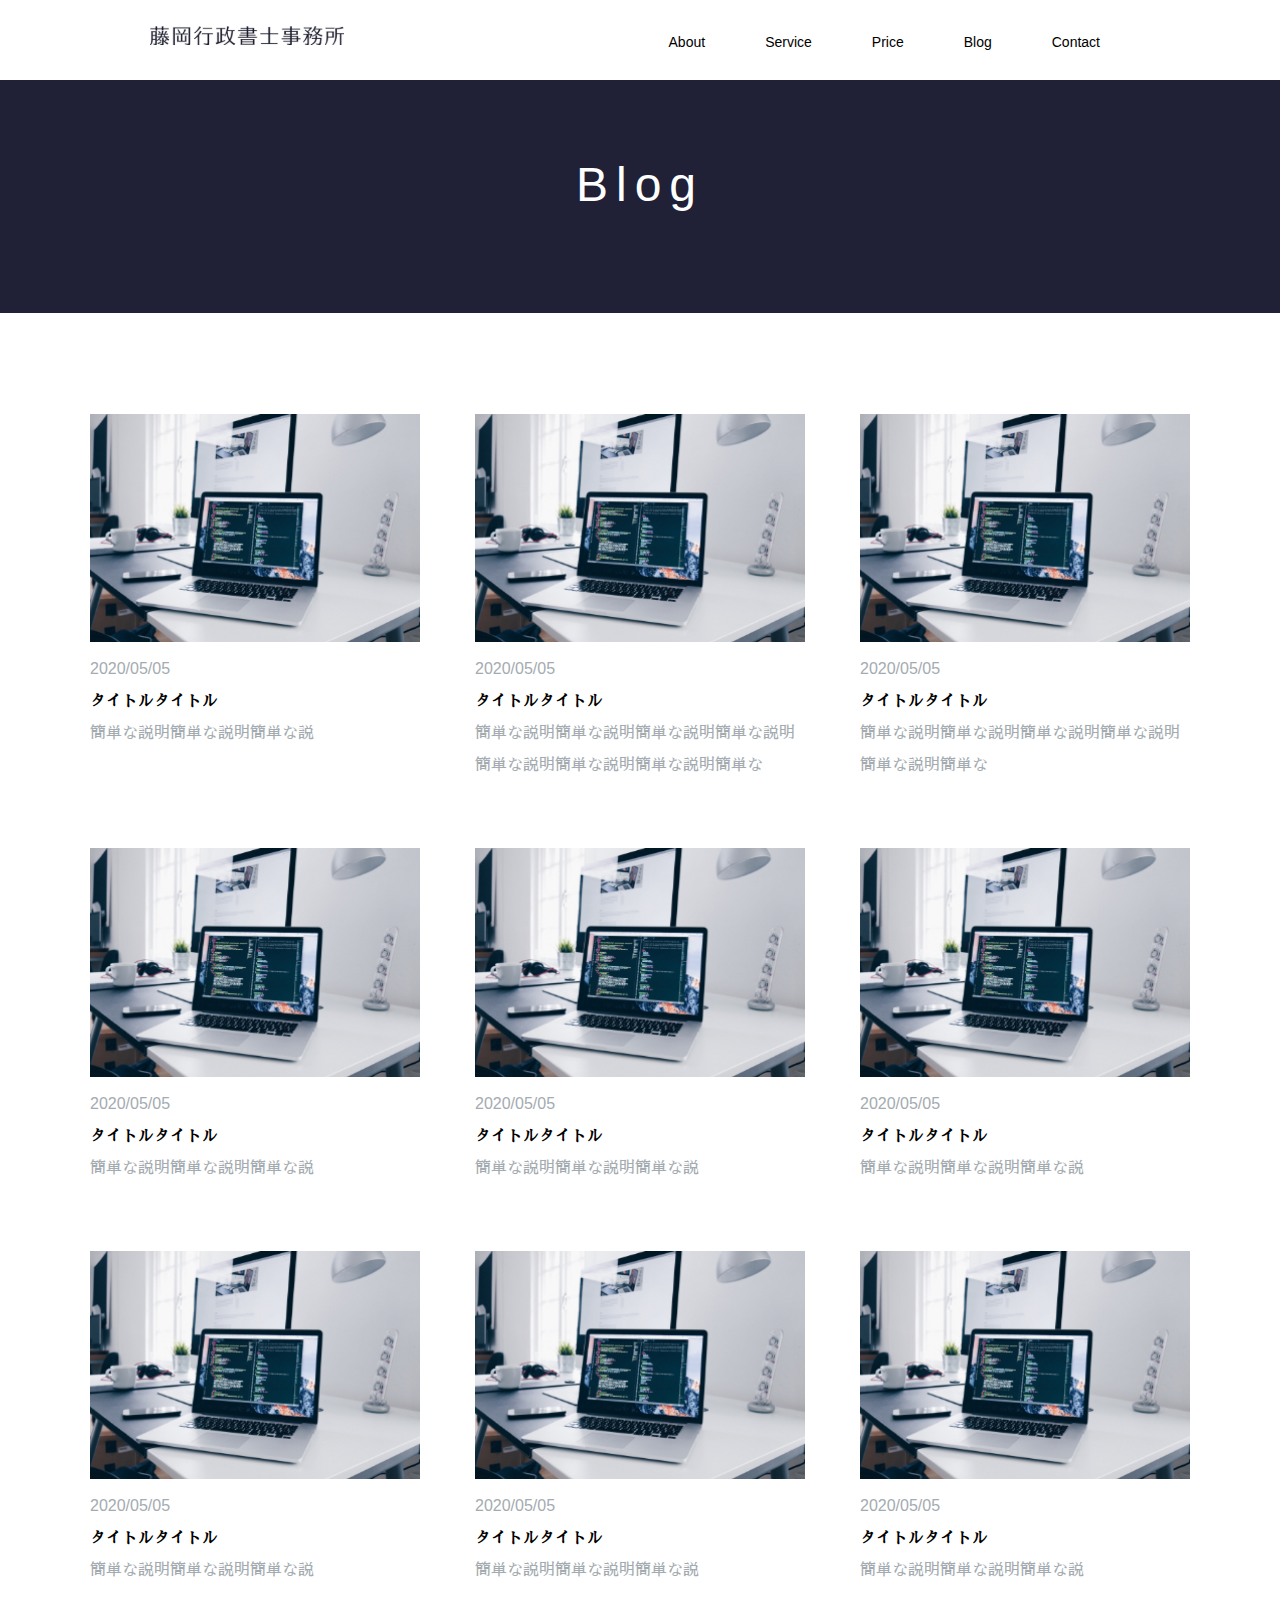
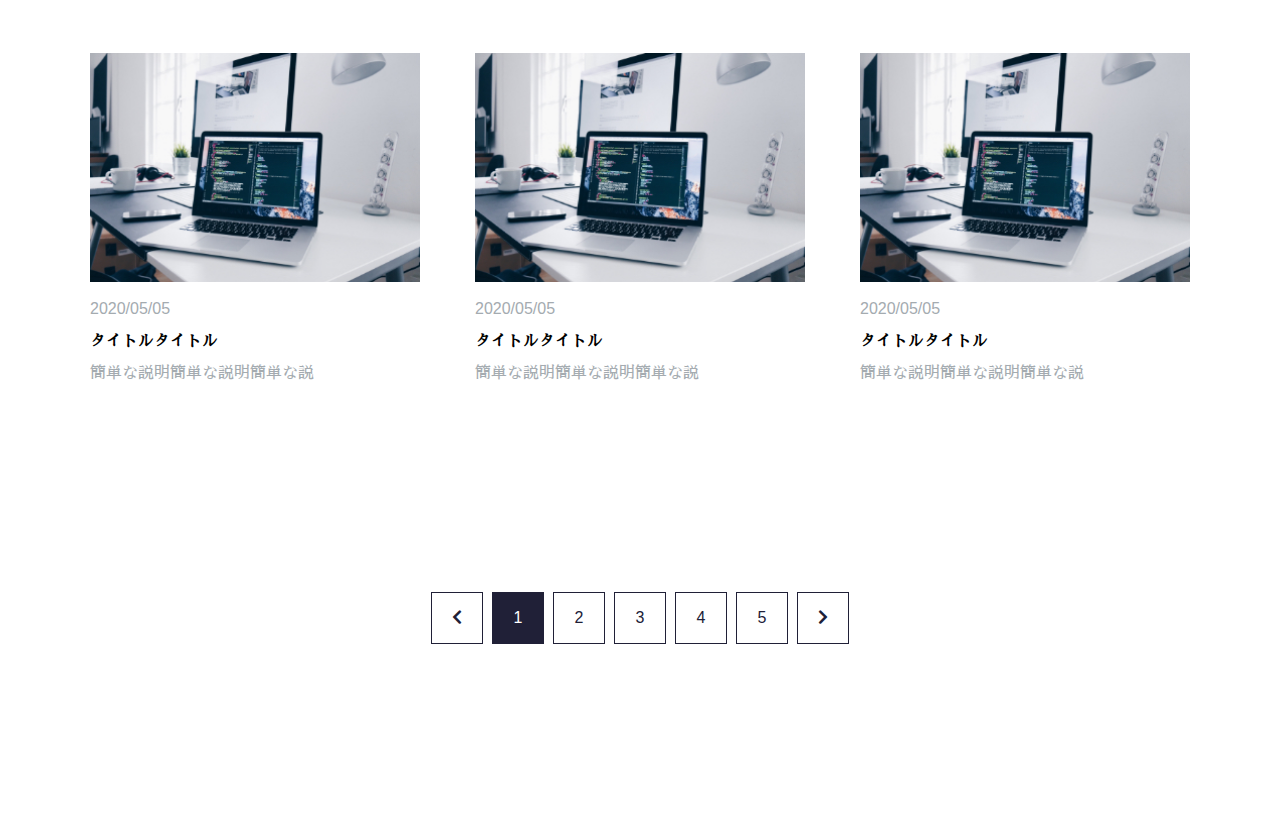
<file: blog/index.html>
<!DOCTYPE html>
<html lang="ja">
    <head>
        <meta charset="UTF-8">
        <title>藤岡行政書士事務所</title>
        <meta name="viewport" content="width=device-width,initial-scale=1.0,minimum-scale=1.0">
        <link href="https://fonts.googleapis.com/css2?family=Sawarabi+Mincho&display=swap" rel="stylesheet">
        <link href="https://use.fontawesome.com/releases/v5.6.1/css/all.css" rel="stylesheet">
        <link rel="stylesheet" type="text/css" href="../css/reset.css">
        <link rel="stylesheet" type="text/css" href="../css/style.css">
        <link rel="stylesheet" type="text/css" href="../css/blog.css">
    </head>
    <body>

        <header id="top-head">
            <div class="inner">
                <div id="mobile-head">
                    <h1 class="logo"><a href="#"><img src="../image/top-logo.svg" alt=""></a></h1>
                    <div id="nav-toggle">
                        <div>
                            <span></span>
                            <span></span>
                            <span></span>
                        </div>
                    </div>
                </div>
                <nav id="global-nav">
                    <ul>
                        <li><a href="../about/index.html">About</a></li>
                        <li><a href="../service/index.html">Service</a></li>
                        <li><a href="../price/index.html">Price</a></li>
                        <li><a href="../blog/index.html">Blog</a></li>
                        <li><a href="../contact/index.html">Contact</a></li>
                    </ul>
                </nav>
            </div>
        </header>

        <main>
            <div class="top-heading"><h1>Blog</h1></div>

            <section class="blog_archive">

                <ul class="blog_archive-wrap">

                    <li class="blog_archive-wrap-list">
                        <a href="../single/index.html">
                            <figure>
                                <img src="../image/service1.jpg" alt="">
                                <time class="blog_archive-wrap-list-time">2020/05/05</time>
                                <h2 class="blog_archive-wrap-list-title">タイトルタイトル</h2>
                                <p class="blog_archive-wrap-list-txt">簡単な説明簡単な説明簡単な説</p>
                            </figure>
                        </a>
                    </li>
                    <li class="blog_archive-wrap-list">
                        <a href="../single/index.html">
                            <figure>
                                <img src="../image/service1.jpg" alt="">
                                <time class="blog_archive-wrap-list-time">2020/05/05</time>
                                <h2 class="blog_archive-wrap-list-title">タイトルタイトル</h2>
                                <p class="blog_archive-wrap-list-txt">簡単な説明簡単な説明簡単な説明簡単な説明簡単な説明簡単な説明簡単な説明簡単な</p>
                            </figure>
                        </a>
                    </li>
                    <li class="blog_archive-wrap-list">
                        <a href="../single/index.html">
                            <figure>
                                <img src="../image/service1.jpg" alt="">
                                <time class="blog_archive-wrap-list-time">2020/05/05</time>
                                <h2 class="blog_archive-wrap-list-title">タイトルタイトル</h2>
                                <p class="blog_archive-wrap-list-txt">簡単な説明簡単な説明簡単な説明簡単な説明簡単な説明簡単な</p>
                            </figure>
                        </a>
                    </li>
                    <li class="blog_archive-wrap-list">
                        <a href="../single/index.html">
                            <figure>
                                <img src="../image/service1.jpg" alt="">
                                <time class="blog_archive-wrap-list-time">2020/05/05</time>
                                <h2 class="blog_archive-wrap-list-title">タイトルタイトル</h2>
                                <p class="blog_archive-wrap-list-txt">簡単な説明簡単な説明簡単な説</p>
                            </figure>
                        </a>
                    </li>
                    <li class="blog_archive-wrap-list">
                        <a href="../single/index.html">
                            <figure>
                                <img src="../image/service1.jpg" alt="">
                                <time class="blog_archive-wrap-list-time">2020/05/05</time>
                                <h2 class="blog_archive-wrap-list-title">タイトルタイトル</h2>
                                <p class="blog_archive-wrap-list-txt">簡単な説明簡単な説明簡単な説</p>
                            </figure>
                        </a>
                    </li>
                    <li class="blog_archive-wrap-list">
                        <a href="../single/index.html">
                            <figure>
                                <img src="../image/service1.jpg" alt="">
                                <time class="blog_archive-wrap-list-time">2020/05/05</time>
                                <h2 class="blog_archive-wrap-list-title">タイトルタイトル</h2>
                                <p class="blog_archive-wrap-list-txt">簡単な説明簡単な説明簡単な説</p>
                            </figure>
                        </a>
                    </li>
                    <li class="blog_archive-wrap-list">
                        <a href="../single/index.html">
                            <figure>
                                <img src="../image/service1.jpg" alt="">
                                <time class="blog_archive-wrap-list-time">2020/05/05</time>
                                <h2 class="blog_archive-wrap-list-title">タイトルタイトル</h2>
                                <p class="blog_archive-wrap-list-txt">簡単な説明簡単な説明簡単な説</p>
                            </figure>
                        </a>
                    </li>
                    <li class="blog_archive-wrap-list">
                        <a href="../single/index.html">
                            <figure>
                                <img src="../image/service1.jpg" alt="">
                                <time class="blog_archive-wrap-list-time">2020/05/05</time>
                                <h2 class="blog_archive-wrap-list-title">タイトルタイトル</h2>
                                <p class="blog_archive-wrap-list-txt">簡単な説明簡単な説明簡単な説</p>
                            </figure>
                        </a>
                    </li>
                    <li class="blog_archive-wrap-list">
                        <a href="../single/index.html">
                            <figure>
                                <img src="../image/service1.jpg" alt="">
                                <time class="blog_archive-wrap-list-time">2020/05/05</time>
                                <h2 class="blog_archive-wrap-list-title">タイトルタイトル</h2>
                                <p class="blog_archive-wrap-list-txt">簡単な説明簡単な説明簡単な説</p>
                            </figure>
                        </a>
                    </li>
                    <li class="blog_archive-wrap-list">
                        <a href="../single/index.html">
                            <figure>
                                <img src="../image/service1.jpg" alt="">
                                <time class="blog_archive-wrap-list-time">2020/05/05</time>
                                <h2 class="blog_archive-wrap-list-title">タイトルタイトル</h2>
                                <p class="blog_archive-wrap-list-txt">簡単な説明簡単な説明簡単な説</p>
                            </figure>
                        </a>
                    </li>
                    <li class="blog_archive-wrap-list">
                        <a href="../single/index.html">
                            <figure>
                                <img src="../image/service1.jpg" alt="">
                                <time class="blog_archive-wrap-list-time">2020/05/05</time>
                                <h2 class="blog_archive-wrap-list-title">タイトルタイトル</h2>
                                <p class="blog_archive-wrap-list-txt">簡単な説明簡単な説明簡単な説</p>
                            </figure>
                        </a>
                    </li>
                    <li class="blog_archive-wrap-list">
                        <a href="../single/index.html">
                            <figure>
                                <img src="../image/service1.jpg" alt="">
                                <time class="blog_archive-wrap-list-time">2020/05/05</time>
                                <h2 class="blog_archive-wrap-list-title">タイトルタイトル</h2>
                                <p class="blog_archive-wrap-list-txt">簡単な説明簡単な説明簡単な説</p>
                            </figure>
                        </a>
                    </li>
                    <li class="blog_archive-wrap-list"></li>
                    <li class="blog_archive-wrap-list"></li>

                </ul>

                <div class="pager">
                    <ul class="pagination">
                        <li class="pre"><a href="#"><span><i class="fas fa-chevron-left"></i></span></a></li>
                        <li><a href="#" class="active"><span>1</span></a></li>
                        <li><a href="#"><span>2</span></a></li>
                        <li><a href="#"><span>3</span></a></li>
                        <li><a href="#"><span>4</span></a></li>
                        <li><a href="#"><span>5</span></a></li>
                        <li class="next"><a href="#"><span><i class="fas fa-chevron-right"></i></span></a></li>
                    </ul>
                </div>

            </section>

        </main>

        <footer class="blog_footer"></footer>

        <script src="../js/jquery1.8.3.js"></script>
        <script src="../js/main.js"></script>

    </body>
</html>
</file>
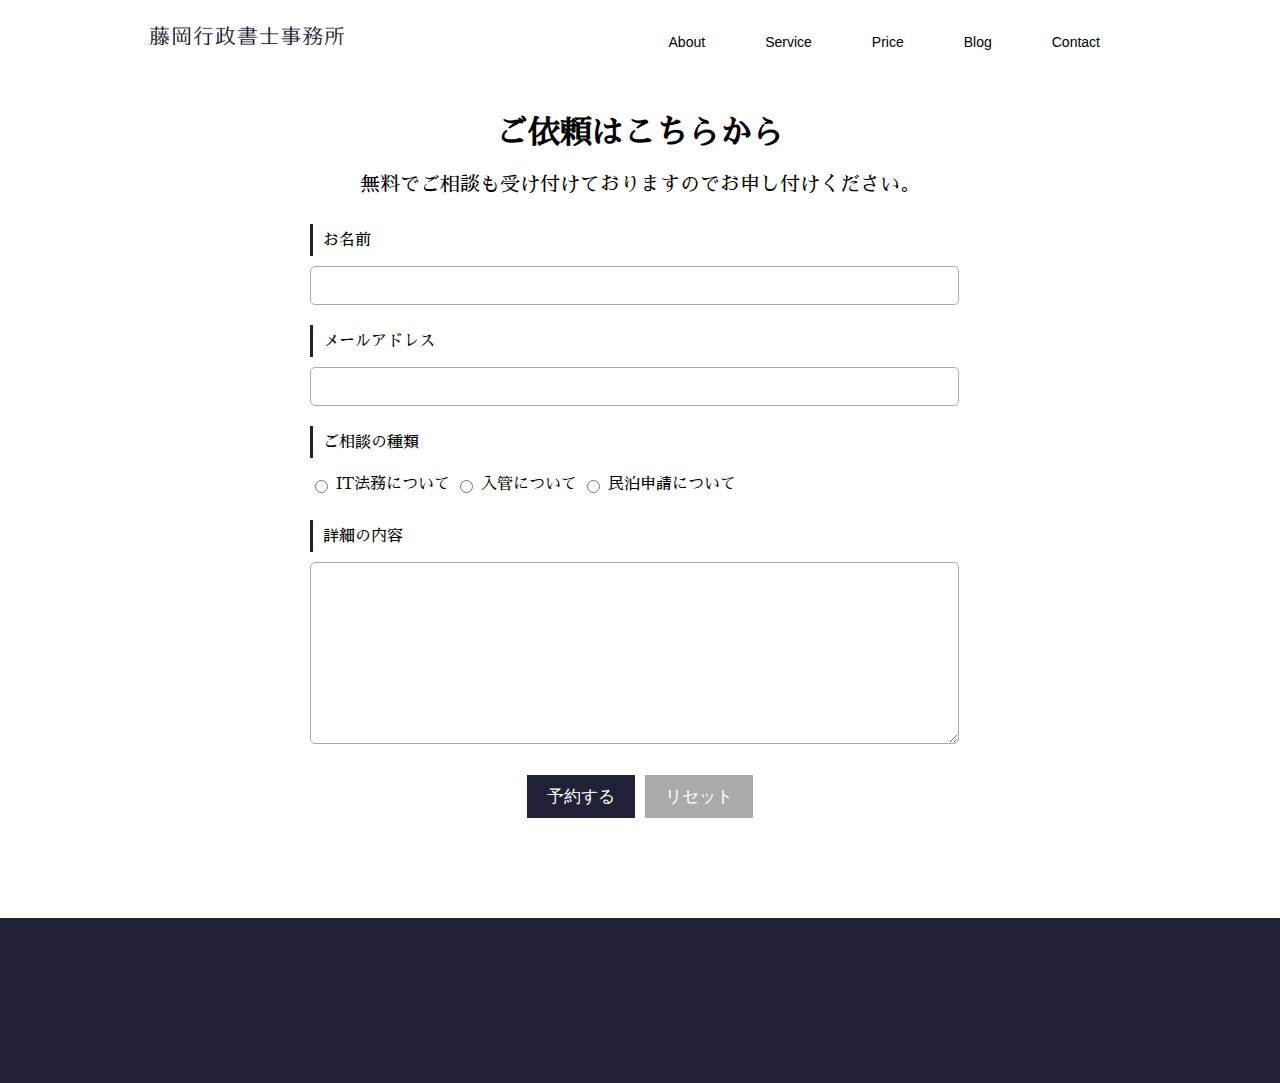
<file: contact/index.html>
<!DOCTYPE html>
<html lang="ja">
    <head>
        <meta charset="UTF-8">
        <title>藤岡行政書士事務所</title>
        <meta name="viewport" content="width=device-width,initial-scale=1.0,minimum-scale=1.0">
        <link href="https://fonts.googleapis.com/css2?family=Sawarabi+Mincho&display=swap" rel="stylesheet">
        <link href="https://use.fontawesome.com/releases/v5.6.1/css/all.css" rel="stylesheet">
        <link rel="stylesheet" href="../css/reset.css">
        <link rel="stylesheet" href="../css/style.css">
        <link rel="stylesheet" href="../css/contact.css">
    </head>
    <body>

        <header id="top-head">
            <div class="inner">
                <div id="mobile-head">
                    <h1 class="logo"><a href="#"><img src="../image/top-logo.svg" alt=""></a></h1>
                    <div id="nav-toggle">
                        <div>
                            <span></span>
                            <span></span>
                            <span></span>
                        </div>
                    </div>
                </div>
                <nav id="global-nav">
                    <ul>
                        <li><a href="../about/index.html">About</a></li>
                        <li><a href="../service/index.html">Service</a></li>
                        <li><a href="../price/index.html">Price</a></li>
                        <li><a href="../blog/index.html">Blog</a></li>
                        <li><a href="../contact/index.html">Contact</a></li>
                    </ul>
                </nav>
            </div>
        </header>

        <main>

            <section class="contact">

                <h1 class="contact-heading">ご依頼はこちらから</h1>
                <p class="lead-form">無料でご相談も受け付けておりますのでお申し付けください。</p>

                <form>

                    <div class="item">
                        <label class="label">お名前</label>
                        <input class="inputs" type="text" name="name">
                    </div>

                    <div class="item">
                        <label class="label">メールアドレス</label>
                        <input class="inputs" type="email" name="email">
                    </div>

                    <div class="item">
                        <p class="label">ご相談の種類</p>
                        <div class="inputs">
                            <input id="cut" type="radio" name="menu" value="cut">
                            <label for="cut">IT法務について</label>
                            <input id="cut-color" type="radio" name="menu" value="cut-color">
                            <label for="cut-color">入管について</label>
                            <input id="headspa" type="radio" name="menu" value="headspa">
                                <label for="headspa">民泊申請について</label>
                        </div>
                    </div>

                    <div class="item">
                        <label class="label">詳細の内容</label>
                        <textarea class="inputs"></textarea>
                    </div>

                    <div class="btn-area">
                        <input type="submit" value="予約する"><input type="reset" value="リセット">
                    </div>

                </form>

            </section>

        </main>

        <footer></footer>

        <script src="../js/jquery1.8.3.js"></script>
        <script src="../js/main.js"></script>

    </body>
</html>
</file>
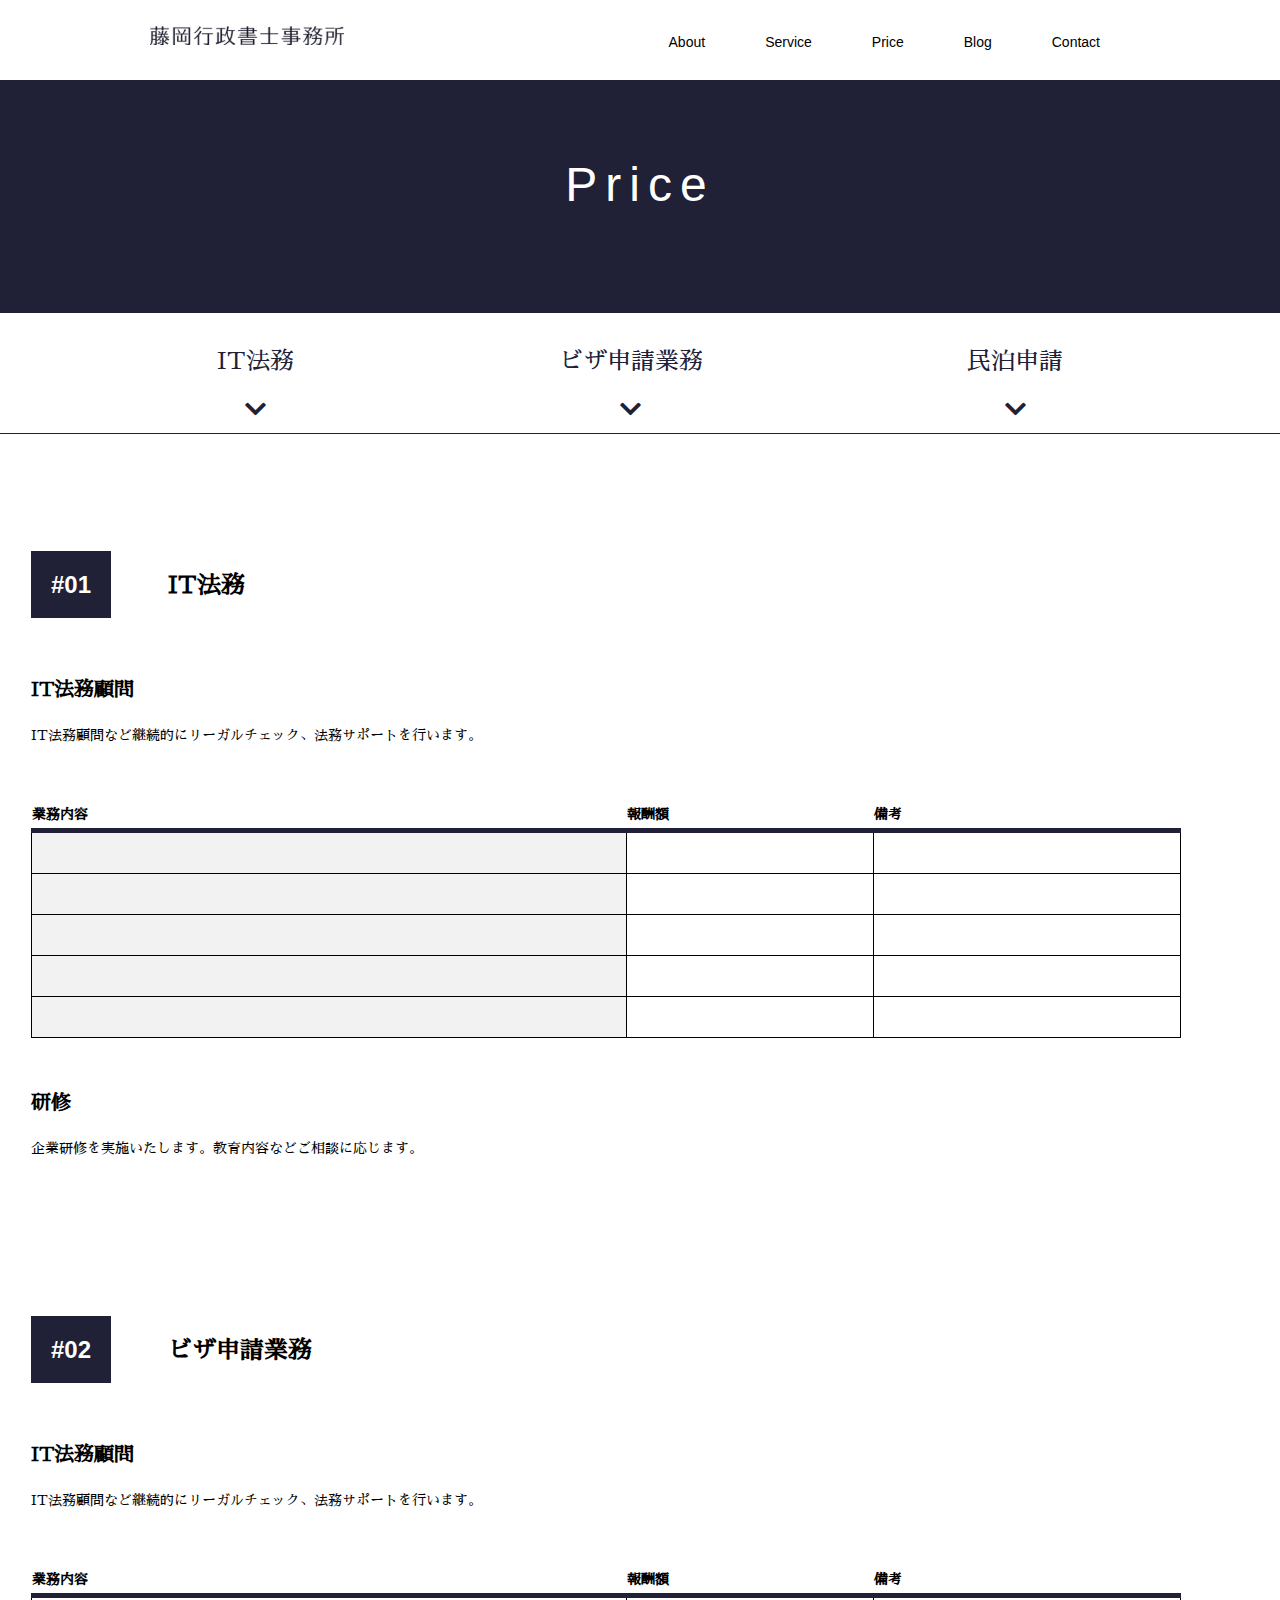
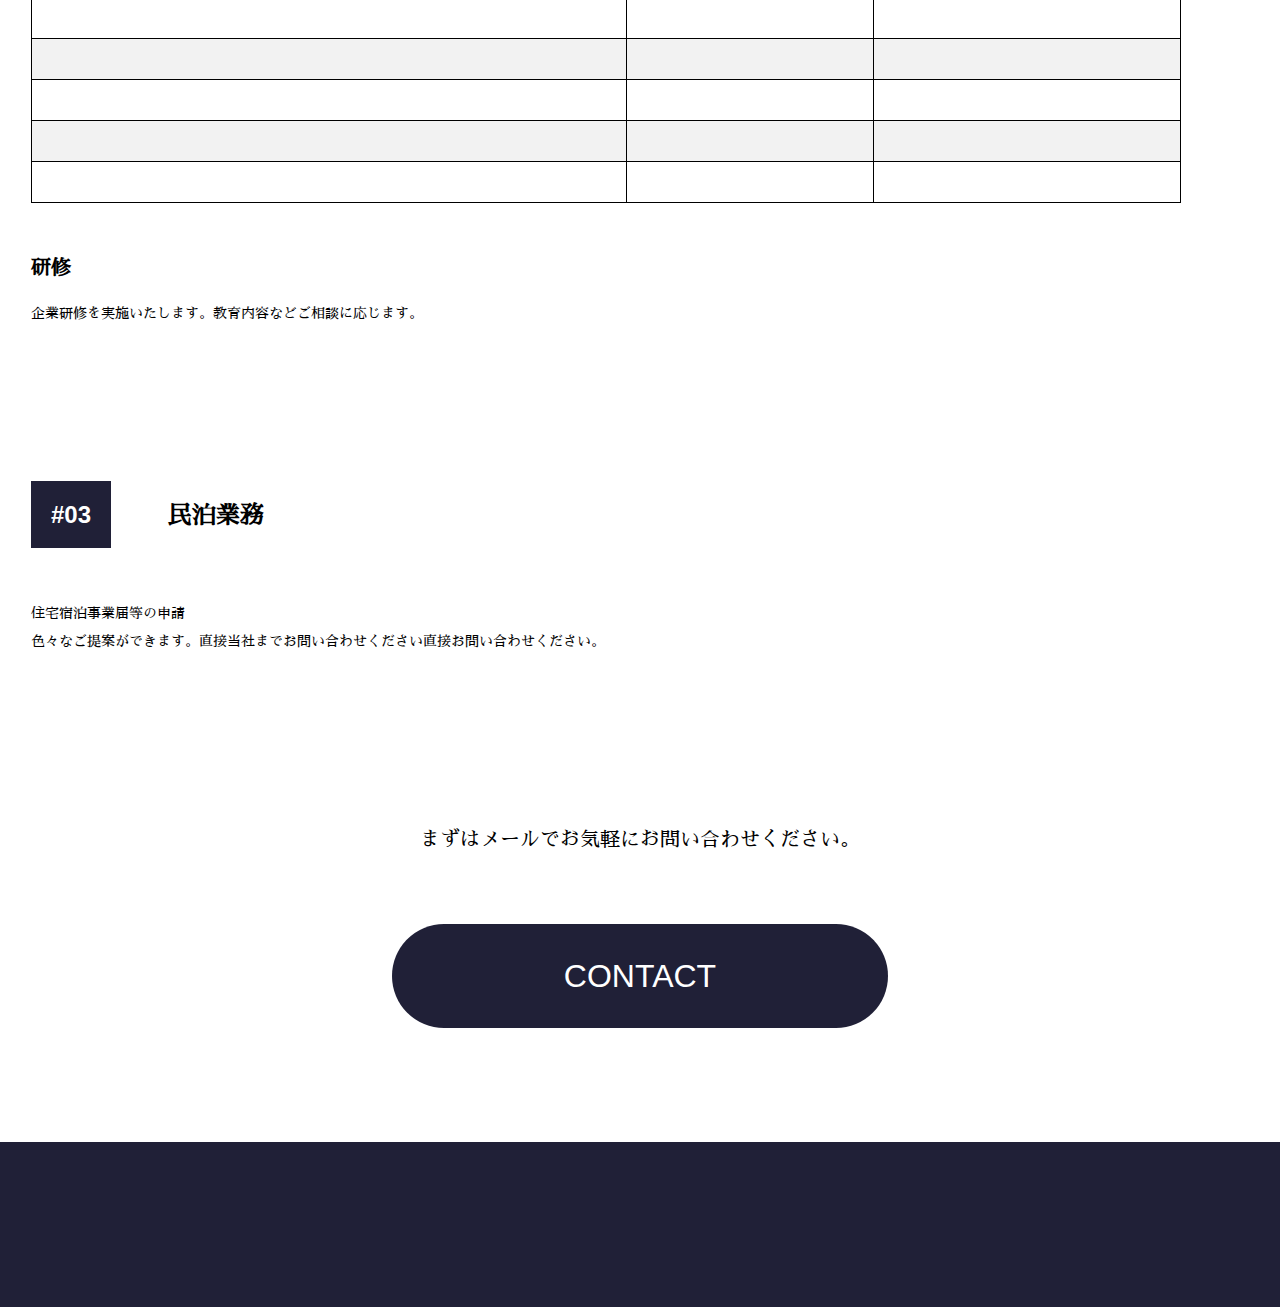
<file: price/index.html>
<!DOCTYPE html>
<html lang="ja">
    <head>
        <meta charset="UTF-8">
        <title>藤岡行政書士事務所</title>
        <meta name="viewport" content="width=device-width,initial-scale=1.0,minimum-scale=1.0">
        <link href="https://fonts.googleapis.com/css2?family=Sawarabi+Mincho&display=swap" rel="stylesheet">
        <link href="https://use.fontawesome.com/releases/v5.6.1/css/all.css" rel="stylesheet">
        <link rel="stylesheet" type="text/css" href="../css/reset.css">
        <link rel="stylesheet" type="text/css" href="../css/style.css">
        <link rel="stylesheet" type="text/css" href="../css/price.css">
    </head>
    <body>

        <header id="top-head">
            <div class="inner">
                <div id="mobile-head">
                    <h1 class="logo"><a href="#"><img src="../image/top-logo.svg" alt=""></a></h1>
                    <div id="nav-toggle">
                        <div>
                            <span></span>
                            <span></span>
                            <span></span>
                        </div>
                    </div>
                </div>
                <nav id="global-nav">
                    <ul>
                        <li><a href="../about/index.html">About</a></li>
                        <li><a href="../service/index.html">Service</a></li>
                        <li><a href="../price/index.html">Price</a></li>
                        <li><a href="../blog/index.html">Blog</a></li>
                        <li><a href="../contact/index.html">Contact</a></li>
                    </ul>
                </nav>
            </div>
        </header>

        <main>
            <div class="top-heading"><h1>Price</h1></div>

                <section class="price_menu">
                    <ul>
                        <li><a href="#price01">IT法務</a></li>
                        <li><a href="#price02">ビザ申請業務</a></li>
                        <li><a href="#price03">民泊申請</a></li>
                    </ul>
                </section>

                <section class="price_wrap">

                    <div class="price_wrap-block">
                        <h2 class="price_wrap-block-heading" id="price01"><span class="price_wrap-block-heading-nam">#01</span>IT法務</h2>
                        <h3 class="price_wrap-block-heading-sub">IT法務顧問</h3>
                        <p class="price_wrap-block-txt">IT法務顧問など継続的にリーガルチェック、法務サポートを行います。</p>
                        <div class="scroll-table">
                            <table>
                                <tr>
                                    <th>業務内容</th><th>報酬額</th><th>備考</th>
                                </tr>
                                <tr>
                                    <td class="content th-bg"></td><td class="td-price"></td><td class="remark"></td>
                                </tr>
                                <tr>
                                    <td class="content th-bg"></td><td class="td-price"></td><td class="remark"></td>
                                </tr>
                                <tr>
                                    <td class="content th-bg"></td><td class="td-price"></td><td class="remark"></td>
                                </tr>
                                <tr>
                                    <td class="content th-bg"></td><td class="td-price"></td><td class="remark"></td>
                                </tr>
                                <tr>
                                    <td class="content th-bg"></td><td class="td-price"></td><td class="remark"></td>
                                </tr>
                            </table>
                        </div>
                        <h3 class="price_wrap-block-heading-sub">研修</h3>
                        <p class="price_wrap-block-txt">企業研修を実施いたします。教育内容などご相談に応じます。</p>
                    </div>

                    <div class="price_wrap-block">
                        <h2 class="price_wrap-block-heading" id="price02"><span class="price_wrap-block-heading-nam">#02</span>ビザ申請業務</h2>
                        <h3 class="price_wrap-block-heading-sub">IT法務顧問</h3>
                        <p class="price_wrap-block-txt">IT法務顧問など継続的にリーガルチェック、法務サポートを行います。</p>
                        <div class="scroll-table">
                            <table>
                                <tr>
                                    <th>業務内容</th><th>報酬額</th><th>備考</th>
                                </tr>
                                <tr>
                                    <td class="content"></td><td class="td-price"></td><td class="remark"></td>
                                </tr>
                                <tr  class="th-bg">
                                    <td class="content"></td><td class="td-price"></td><td class="remark"></td>
                                </tr>
                                <tr>
                                    <td class="content"></td><td class="td-price"></td><td class="remark"></td>
                                </tr>
                                <tr  class="th-bg">
                                    <td class="content"></td><td class="td-price"></td><td class="remark"></td>
                                </tr>
                                <tr>
                                    <td class="content"></td><td class="td-price"></td><td class="remark"></td>
                                </tr>
                            </table>
                        </div>
                        <h3 class="price_wrap-block-heading-sub">研修</h3>
                        <p class="price_wrap-block-txt">企業研修を実施いたします。教育内容などご相談に応じます。</p>
                    </div>

                    <div class="price_wrap-block">
                        <h2 class="price_wrap-block-heading" id="price03"><span class="price_wrap-block-heading-nam">#03</span>民泊業務</h2>
                        <p class="price_wrap-block-txt">住宅宿泊事業届等の申請</p>
                        <p class="price_wrap-block-txt">色々なご提案ができます。直接当社までお問い合わせください直接お問い合わせください。</p>
                    </div>

                </section>

            <section class="contact_wrap">
                <p class="contact_wrap-txt">まずはメールで<br class="ds-sm">お気軽にお問い合わせください。</p>
                <div class="contact_wrap-btn">
                    <a href="../contact/index.html">CONTACT</a>
                </div>
            </section>

        </main>

        <footer></footer>

        <script src="../js/jquery1.8.3.js"></script>
        <script src="../js/main.js"></script>

    </body>
</html>
</file>
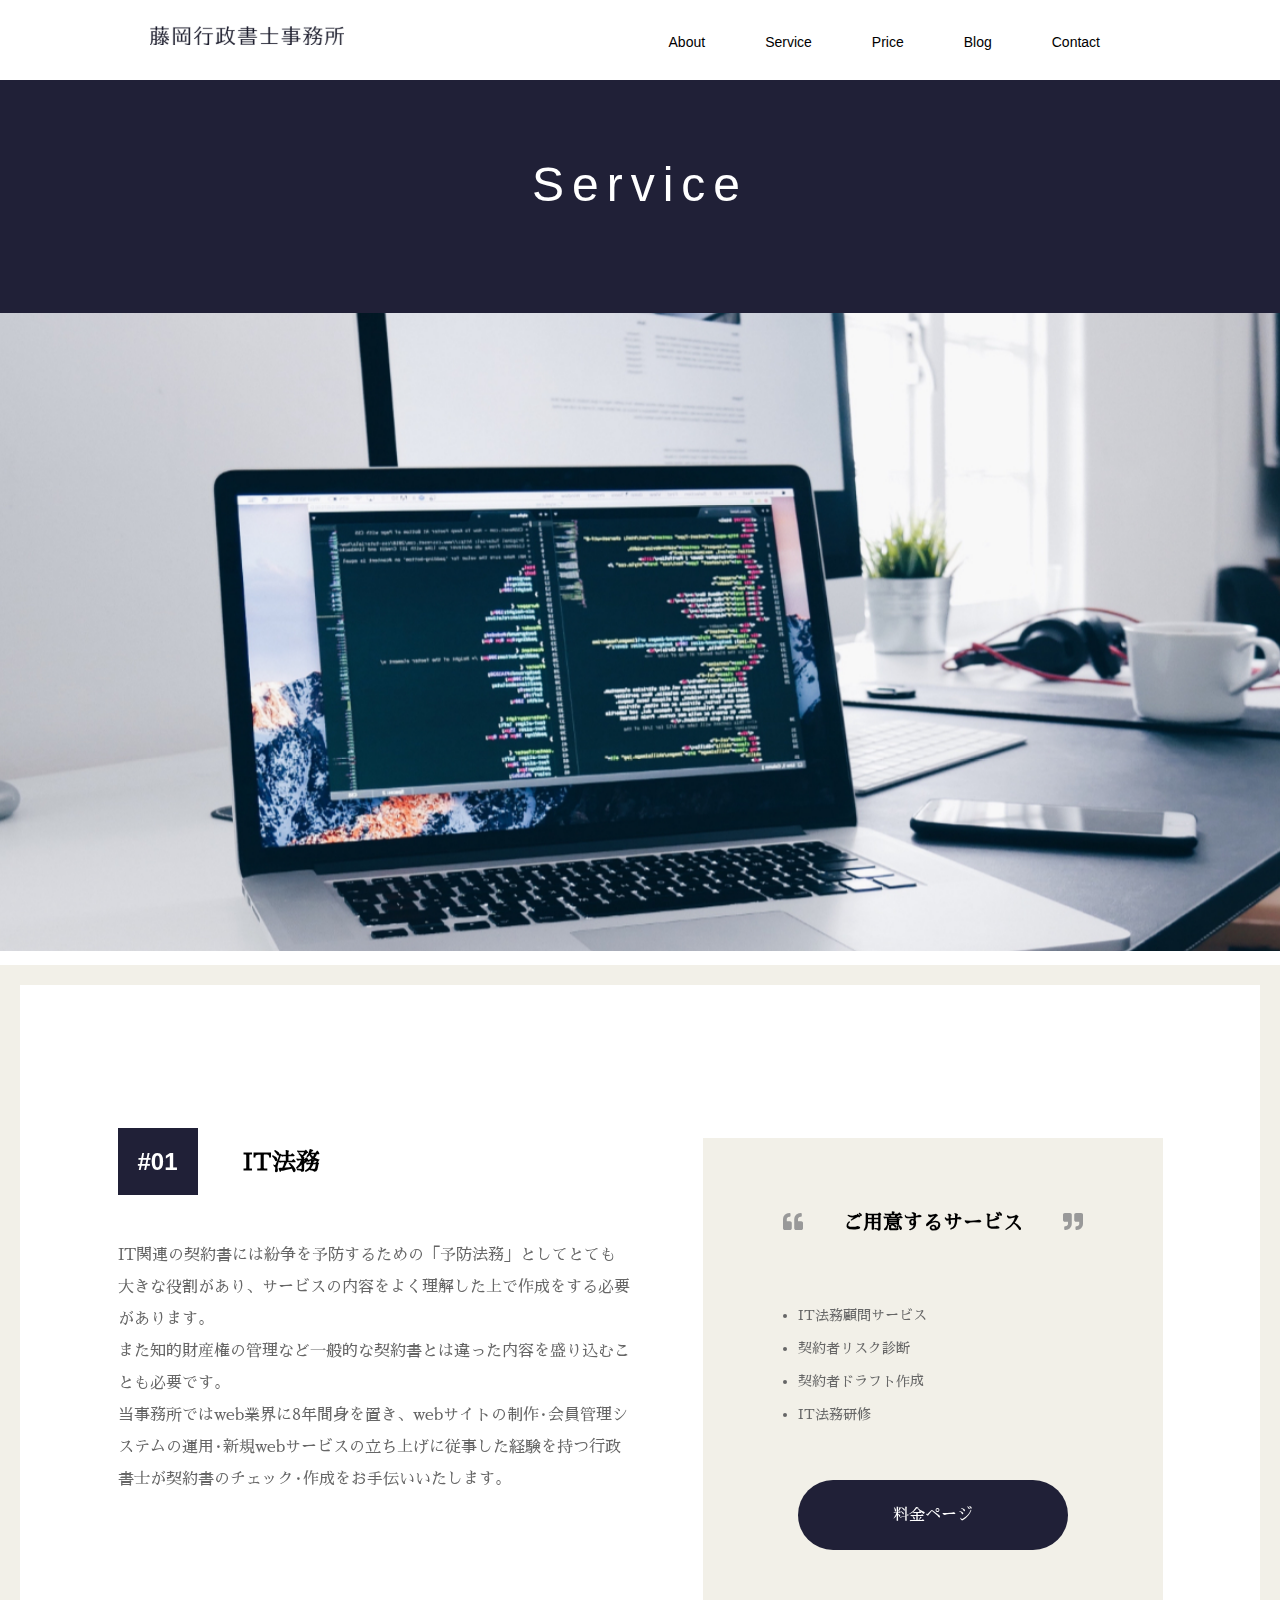
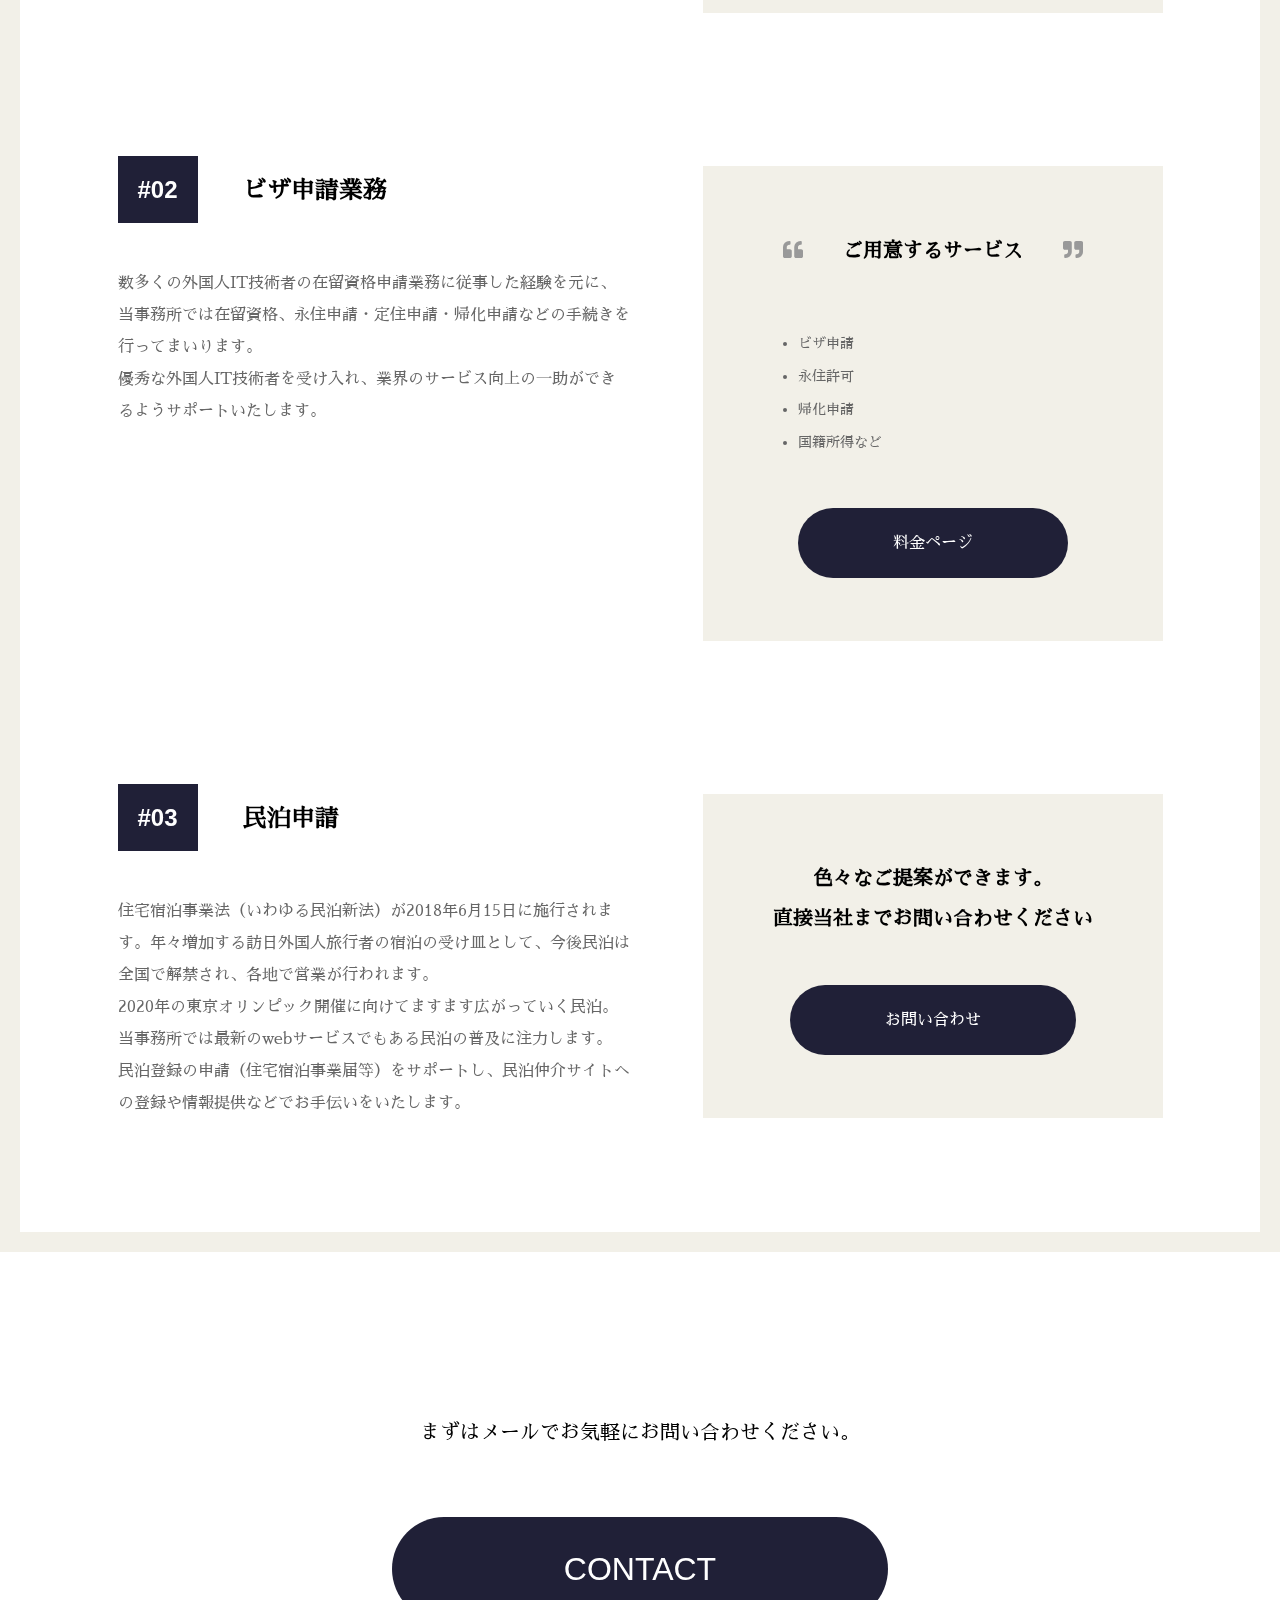
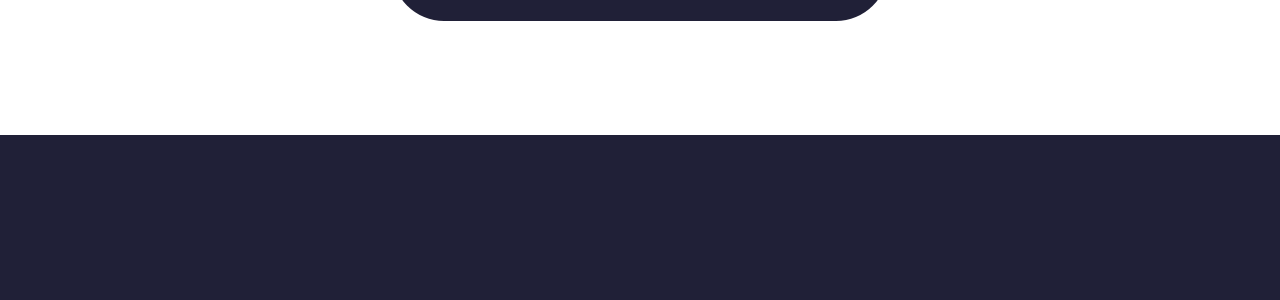
<file: service/index.html>
<!DOCTYPE html>
<html lang="">
    <head>
        <meta charset="UTF-8">
        <title>藤岡行政書士事務所</title>
        <meta name="viewport" content="width=device-width,initial-scale=1.0,minimum-scale=1.0">
        <link href="https://fonts.googleapis.com/css2?family=Sawarabi+Mincho&display=swap" rel="stylesheet">
        <link href="https://use.fontawesome.com/releases/v5.6.1/css/all.css" rel="stylesheet">
        <link rel="stylesheet" type="text/css" href="../css/reset.css">
        <link rel="stylesheet" type="text/css" href="../css/style.css">
        <link rel="stylesheet" type="text/css" href="../css/service.css">
    </head>
    <body>

        <header id="top-head">
            <div class="inner">
                <div id="mobile-head">
                    <h1 class="logo"><a href="#"><img src="../image/top-logo.svg" alt=""></a></h1>
                    <div id="nav-toggle">
                        <div>
                            <span></span>
                            <span></span>
                            <span></span>
                        </div>
                    </div>
                </div>
                <nav id="global-nav">
                    <ul>
                        <li><a href="../about/index.html">About</a></li>
                        <li><a href="../service/index.html">Service</a></li>
                        <li><a href="../price/index.html">Price</a></li>
                        <li><a href="../blog/index.html">Blog</a></li>
                        <li><a href="../contact/index.html">Contact</a></li>
                    </ul>
                </nav>
            </div>
        </header>

        <main>
            <div class="top-heading"><h1>Service</h1></div>
            <div class="parallax-window" data-parallax=”scroll” data-speed="0.8" data-position="center center" data-image-src="../image/top_img4.jpg"></div>

           <div class="service_br">

               <section class="service_wrap">

                   <section class="service_wrap-block">

                       <div class="service_wrap-block-left">
                           <h2 class="service_wrap-block-left-heading"><span class="service_wrap-block-left-heading-nam">#01</span>IT法務</h2>
                           <p class="service_wrap-block-left-txt">IT関連の契約書には紛争を予防するための「予防法務」としてとても大きな役割があり、サービスの内容をよく理解した上で作成をする必要があります。<br>また知的財産権の管理など一般的な契約書とは違った内容を盛り込むことも必要です。</p>
                           <p class="service_wrap-block-left-txt">当事務所ではweb業界に8年間身を置き、webサイトの制作·会員管理システムの運用·新規webサービスの立ち上げに従事した経験を持つ行政書士が契約書のチェック·作成をお手伝いいたします。</p>
                       </div>

                       <div class="service_wrap-block-right">
                           <div class="service_wrap-block-right-wrap">
                               <div class="service_wrap-block-right-wrap-heading"><h3 class="quote">ご用意するサービス</h3></div>
                               <ul>
                                   <li>IT法務顧問サービス</li>
                                   <li>契約者リスク診断</li>
                                   <li>契約者ドラフト作成</li>
                                   <li>IT法務研修</li>
                               </ul>

                               <div class="service_wrap-block-right-wrap-btn">
                                   <a href="../price/index.html#price01">料金ページ</a>
                               </div>
                           </div>
                       </div>

                   </section>

                   <section class="service_wrap-block">

                       <div class="service_wrap-block-left">
                           <h2 class="service_wrap-block-left-heading"><span class="service_wrap-block-left-heading-nam">#02</span>ビザ申請業務</h2>
                           <p class="service_wrap-block-left-txt">数多くの外国人IT技術者の在留資格申請業務に従事した経験を元に、当事務所では在留資格、永住申請・定住申請・帰化申請などの手続きを行ってまいります。<br>優秀な外国人IT技術者を受け入れ、業界のサービス向上の一助ができるようサポートいたします。</p>
                       </div>

                       <div class="service_wrap-block-right">
                           <div class="service_wrap-block-right-wrap">
                               <div class="service_wrap-block-right-wrap-heading"><h3 class="quote">ご用意するサービス</h3></div>
                               <ul>
                                   <li>ビザ申請</li>
                                   <li>永住許可</li>
                                   <li>帰化申請</li>
                                   <li>国籍所得など</li>
                               </ul>

                               <div class="service_wrap-block-right-wrap-btn">
                                   <a href="../price/index.html#price02">料金ページ</a>
                               </div>
                           </div>
                       </div>

                   </section>

                   <section class="service_wrap-block">

                       <div class="service_wrap-block-left">
                           <h2 class="service_wrap-block-left-heading"><span class="service_wrap-block-left-heading-nam">#03</span>民泊申請</h2>
                           <p class="service_wrap-block-left-txt">住宅宿泊事業法（いわゆる民泊新法）が2018年6月15日に施行されます。年々増加する訪日外国人旅行者の宿泊の受け皿として、今後民泊は全国で解禁され、各地で営業が行われます。<br>2020年の東京オリンピック開催に向けてますます広がっていく民泊。当事務所では最新のwebサービスでもある民泊の普及に注力します。<br>民泊登録の申請（住宅宿泊事業届等）をサポートし、民泊仲介サイトへの登録や情報提供などでお手伝いをいたします。</p>
                       </div>

                       <div class="service_wrap-block-right service_contact">
                           <div class="service_wrap-block-right-wrap">
                               <div class="service_wrap-block-right-wrap-heading"><h3>色々なご提案ができます。<br>直接当社までお問い合わせください</h3></div>

                               <div class="service_wrap-block-right-wrap-btn contact_btn">
                                   <a href="../price/index.html#price03">お問い合わせ</a>
                               </div>
                           </div>
                       </div>

                   </section>

               </section>

           </div>

            <section class="contact_wrap">
                <p class="contact_wrap-txt">まずはメールで<br class="ds-sm">お気軽にお問い合わせください。</p>
                <div class="contact_wrap-btn">
                    <a href="../contact/index.html">CONTACT</a>
                </div>
            </section>

        </main>

        <footer></footer>

        <script src="../js/jquery1.8.3.js"></script>
        <script src="../js/parallax.js"></script>
        <script src="../js/main.js"></script>
        <script>
            $('.parallax-window').parallax({
                imageSrc: '../image/top_img4.jpg'
            });
        </script>
    </body>
</html>
</file>
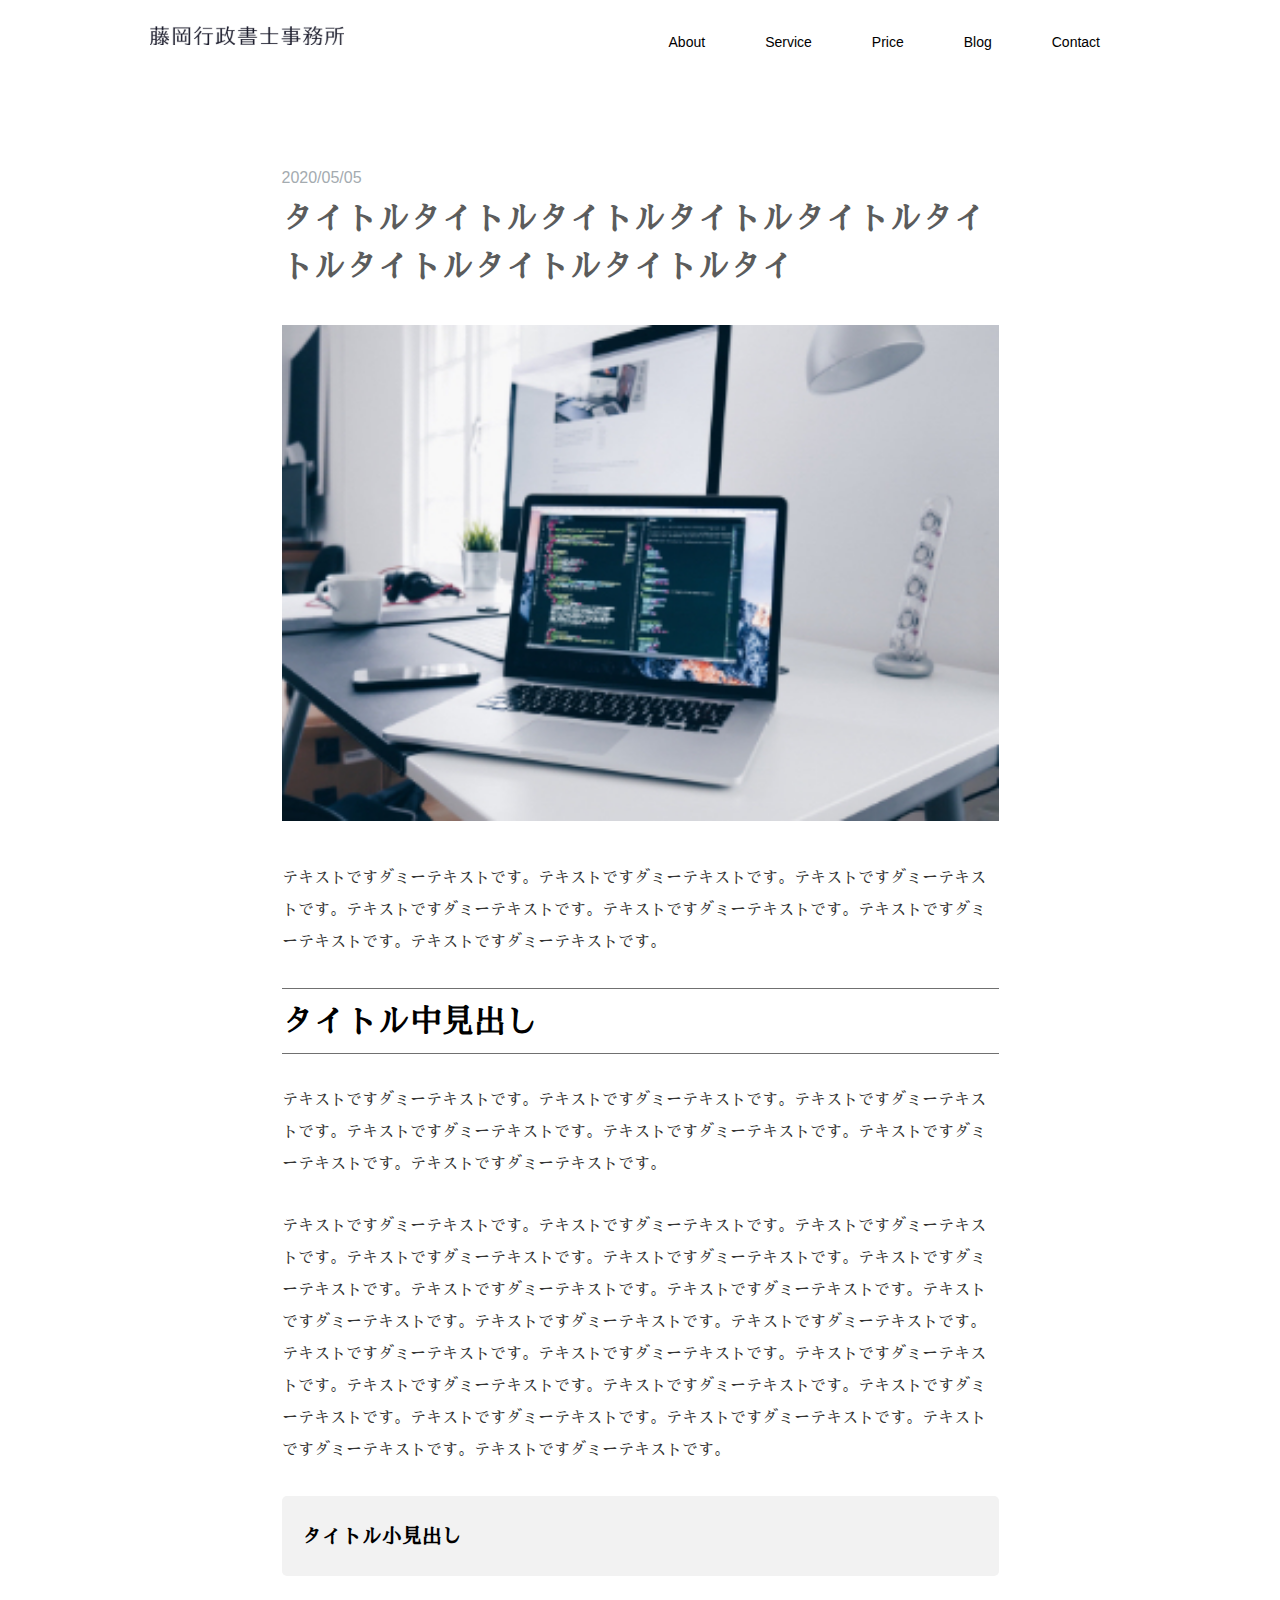
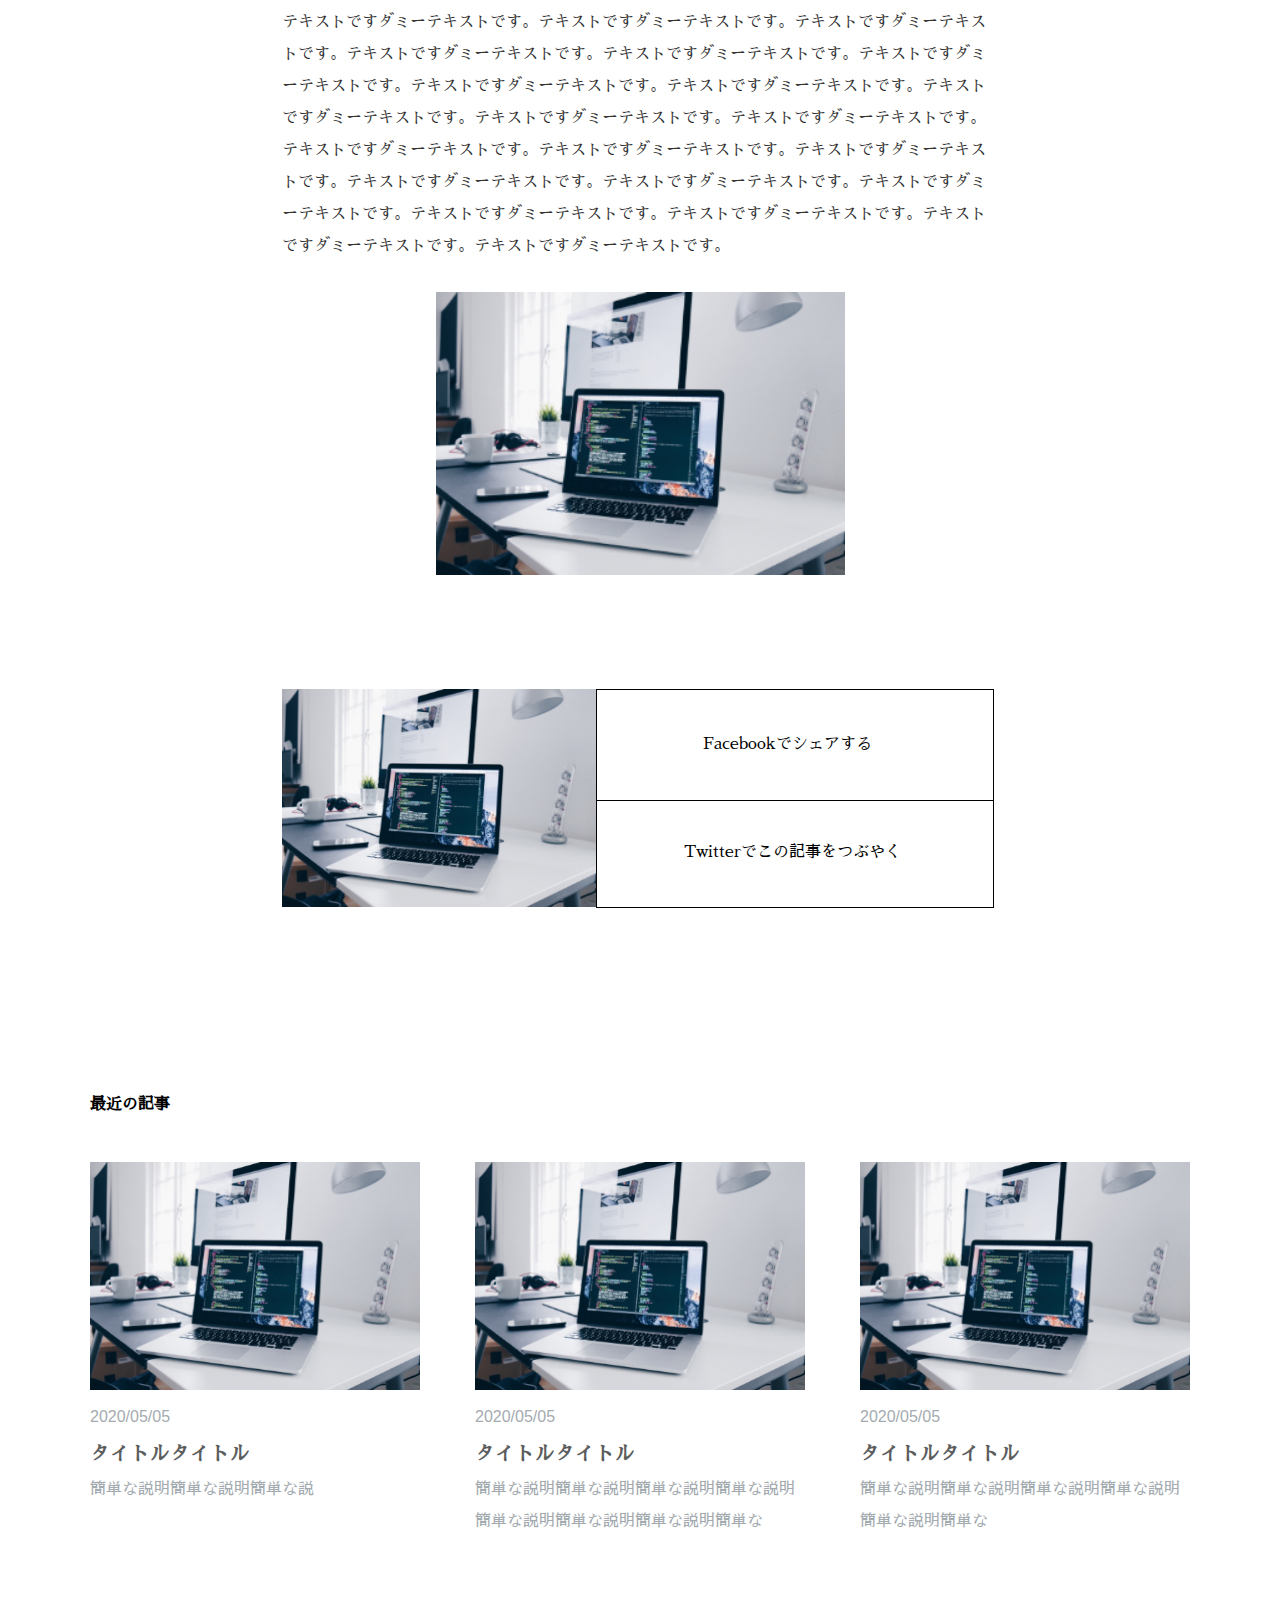
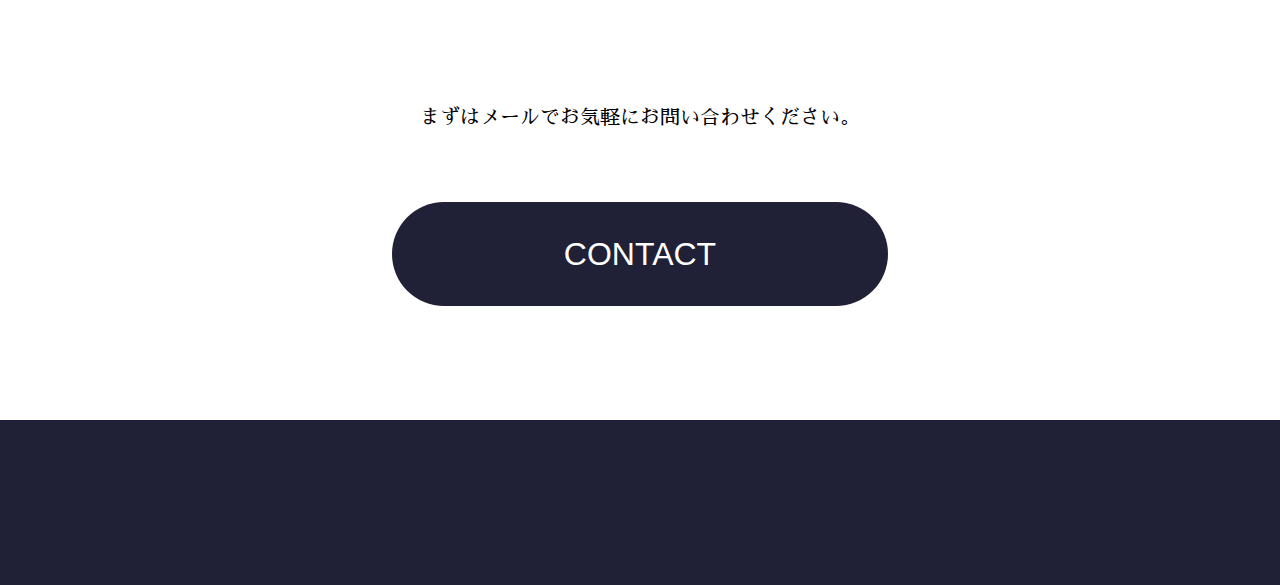
<file: single/index.html>
<!DOCTYPE html>
<html lang="ja">
    <head>
        <meta charset="UTF-8">
        <title>藤岡行政書士事務所</title>
        <meta name="viewport" content="width=device-width,initial-scale=1.0,minimum-scale=1.0">
        <link href="https://fonts.googleapis.com/css2?family=Sawarabi+Mincho&display=swap" rel="stylesheet">
        <link href="https://use.fontawesome.com/releases/v5.6.1/css/all.css" rel="stylesheet">
        <link rel="stylesheet" href="../css/reset.css">
        <link rel="stylesheet" href="../css/style.css">
        <link rel="stylesheet" href="../css/single.css">
    </head>
    <body>

        <header id="top-head">
            <div class="inner">
                <div id="mobile-head">
                    <h1 class="logo"><a href="#"><img src="../image/top-logo.svg" alt=""></a></h1>
                    <div id="nav-toggle">
                        <div>
                            <span></span>
                            <span></span>
                            <span></span>
                        </div>
                    </div>
                </div>
                <nav id="global-nav">
                    <ul>
                        <li><a href="../about/index.html">About</a></li>
                        <li><a href="../service/index.html">Service</a></li>
                        <li><a href="../price/index.html">Price</a></li>
                        <li><a href="../blog/index.html">Blog</a></li>
                        <li><a href="../contact/index.html">Contact</a></li>
                    </ul>
                </nav>
            </div>
        </header>

        <main>

            <section class="single">

                <div class="single_content">
                    <div class="single_content-top">
                        <time class="single_content-top-time">2020/05/05</time>
                        <h1 class="single_content-top-title">タイトルタイトルタイトルタイトルタイトルタイトルタイトルタイトルタイトルタイ</h1>
                        <div class="single_content-top-thumbnail">
                            <img src="../image/service1.jpg" alt="">
                        </div>
                    </div>
                    <div class="single_content-wrap">
                        <p>テキストですダミーテキストです。テキストですダミーテキストです。テキストですダミーテキストです。テキストですダミーテキストです。テキストですダミーテキストです。テキストですダミーテキストです。テキストですダミーテキストです。</p>
                        <h2>タイトル中見出し</h2>
                        <p>テキストですダミーテキストです。テキストですダミーテキストです。テキストですダミーテキストです。テキストですダミーテキストです。テキストですダミーテキストです。テキストですダミーテキストです。テキストですダミーテキストです。</p>
                        <p>テキストですダミーテキストです。テキストですダミーテキストです。テキストですダミーテキストです。テキストですダミーテキストです。テキストですダミーテキストです。テキストですダミーテキストです。テキストですダミーテキストです。テキストですダミーテキストです。テキストですダミーテキストです。テキストですダミーテキストです。テキストですダミーテキストです。テキストですダミーテキストです。テキストですダミーテキストです。テキストですダミーテキストです。テキストですダミーテキストです。テキストですダミーテキストです。テキストですダミーテキストです。テキストですダミーテキストです。テキストですダミーテキストです。テキストですダミーテキストです。テキストですダミーテキストです。</p>
                        <h3>タイトル小見出し</h3>
                        <p>テキストですダミーテキストです。テキストですダミーテキストです。テキストですダミーテキストです。テキストですダミーテキストです。テキストですダミーテキストです。テキストですダミーテキストです。テキストですダミーテキストです。テキストですダミーテキストです。テキストですダミーテキストです。テキストですダミーテキストです。テキストですダミーテキストです。テキストですダミーテキストです。テキストですダミーテキストです。テキストですダミーテキストです。テキストですダミーテキストです。テキストですダミーテキストです。テキストですダミーテキストです。テキストですダミーテキストです。テキストですダミーテキストです。テキストですダミーテキストです。テキストですダミーテキストです。</p>
                    </div>
                    <div class="single_content-wrap-img">
                        <img src="../image/service1.jpg" alt="">
                    </div>
                </div>

                <div class="single_share">
                    <div class="single_share-thumbnail">
                        <img src="../image/service1.jpg" alt="">
                    </div>
                    <div class="single_share-btn">
                        <div class="single_share-btn-f">
                            <a href="">Facebookでシェアする</a>
                        </div>
                        <div class="single_share-btn-t">
                            <a href="">Twitterでこの記事をつぶやく</a>
                        </div>
                    </div>
                </div>

            </section>

            <div class="single_popular">
                <h2 class="single_popular-heading">最近の記事</h2>
                <ul class="single_popular-list">

                    <li class="single_popular-list-item">
                        <a href="#">
                            <figure>
                                <img src="../image/service1.jpg" alt="">
                                <time class="single_popular-list-item-time">2020/05/05</time>
                                <h3 class="single_popular-list-item-title">タイトルタイトル</h3>
                                <p class="single_popular-list-item-txt">簡単な説明簡単な説明簡単な説</p>
                            </figure>
                        </a>
                    </li>
                    <li class="single_popular-list-item">
                        <a href="#">
                            <figure>
                                <img src="../image/service1.jpg" alt="">
                                <time class="single_popular-list-item-time">2020/05/05</time>
                                <h3 class="single_popular-list-item-title">タイトルタイトル</h3>
                                <p class="single_popular-list-item-txt">簡単な説明簡単な説明簡単な説明簡単な説明簡単な説明簡単な説明簡単な説明簡単な</p>
                            </figure>
                        </a>
                    </li>
                    <li class="single_popular-list-item">
                        <a href="#">
                            <figure>
                                <img src="../image/service1.jpg" alt="">
                                <time class="single_popular-list-item-time">2020/05/05</time>
                                <h3 class="single_popular-list-item-title">タイトルタイトル</h3>
                                <p class="single_popular-list-item-txt">簡単な説明簡単な説明簡単な説明簡単な説明簡単な説明簡単な</p>
                            </figure>
                        </a>
                    </li>

                </ul>
            </div>

            <section class="contact_wrap">
                <p class="contact_wrap-txt">まずはメールで<br class="ds-sm">お気軽にお問い合わせください。</p>
                <div class="contact_wrap-btn">
                    <a href="../contact/index.html">CONTACT</a>
                </div>
            </section>

        </main>

        <footer></footer>

        <script src="../js/jquery1.8.3.js"></script>
        <script src="../js/main.js"></script>

    </body>
</html>
</file>
<file: css/style.css>
/*setting*/

body {
    padding: 0;
    margin: 0;
    font-size: 16px;
    line-height: 2;
    font-family: 'Sawarabi Mincho', sans-serif;
    width: auto;
    height: auto;
    min-width: 375px;
}

h1,h2,h3,h4,h5,p {
    margin-top: 0;
    line-height: 2;
}

img {
    width:100%;
    max-width: 100%;
    height: auto;
}

.ds-sm {
    display: none;
}

@media screen and (max-width: 414px) {

    .ds-sm {
        display: block;
    }
}

/*setting*/

/*common*/

.inner {
    width: 980px;
    margin: 0 auto;
}
.inner:after {
    content: "";
    clear: both;
    display: block;
}

/* header */
#top-head {
    top: -100px;
    position: absolute;
    width: 100%;
    margin: 100px auto 0;
    padding: 30px 0 0;
    z-index: 999;
    background-color: #fff;
    padding: 24px 0;
}
#top-head a,
#top-head {
    color: #fff;
    text-decoration: none;
}
#top-head .inner {
    position: relative;
}
#top-head .logo {
    float: left;
}
#global-nav ul {
    list-style: none;
    position: absolute;
    right: 0;
    bottom: 0;
    font-size: 14px;
}
#global-nav ul li {
    float: left;
}
#global-nav ul li a {
    padding: 0 30px;
    color: #000;
    font-family: Avenir, sans-serif;
}

/* Fixed */
#top-head.fixed {
    margin-top: 0;
    top: 0;
    position: fixed;
    padding-top: 10px;
    height: 40px;
    background: #fff;
    background: rgba(255,255,255,.7);
    transition: top 0.65s ease-in;
}
#top-head.fixed .logo {
    font-size: 24px;
    color: #333;
}
#top-head.fixed #global-nav ul li a {
    color: #333;
    padding: 0 20px;
    font-family: Avenir, sans-serif;
    font-size: 16px;
}

/* Toggle Button */
#nav-toggle {
    display: none;
    position: absolute;
    right: 12px;
    top: 14px;
    width: 34px;
    height: 36px;
    cursor: pointer;
    z-index: 101;
}
#nav-toggle div {
    position: relative;
}
#nav-toggle span {
    display: block;
    position: absolute;
    height: 4px;
    width: 100%;
    background: #666;
    left: 0;
    transition: .35s ease-in-out;
}
#nav-toggle span:nth-child(1) {
    top: 0;
}
#nav-toggle span:nth-child(2) {
    top: 11px;
}
#nav-toggle span:nth-child(3) {
    top: 22px;
}
@media screen and (max-width: 640px) {
    #top-head,
    .inner {
        width: 100%;
        padding: 0;
    }
    #top-head {
        top: 0;
        position: fixed;
        margin-top: 0;
    }
    /* Fixed reset */
    #top-head.fixed {
        padding-top: 0;
        background: transparent;
    }
    #mobile-head {
        background: #fff;
        width: 100%;
        height: 56px;
        z-index: 999;
        position: relative;
    }
    #top-head.fixed .logo,
    #top-head .logo {
        position: absolute;
        left: 13px;
        top: 0;
        color: #333;
        font-size: 26px;
    }
    #global-nav {
        position: absolute;
        top: -500px;
        background: #333;
        width: 100%;
        text-align: center;
        padding: 10px 0;
        transition: .5s ease-in-out;
    }
    #global-nav ul {
        list-style: none;
        position: static;
        right: 0;
        bottom: 0;
        font-size: 14px;
    }
    #global-nav ul li {
        float: none;
        position: static;
    }
    #top-head #global-nav ul li a,
    #top-head.fixed #global-nav ul li a {
        width: 100%;
        display: block;
        color: #fff;
        padding: 18px 0;
        font-size: 16px;
    }
    #nav-toggle {
        display: block;
    }
    .open #nav-toggle span:nth-child(1) {
        top: 11px;
        transform: rotate(315deg);
    }
    .open #nav-toggle span:nth-child(2) {
        width: 0;
        left: 50%;
    }
    .open #nav-toggle span:nth-child(3) {
        top: 11px;
        transform: rotate(-315deg);
    }
    .open #global-nav {
        transform: translateY(556px);
    }
}

.heading {
    text-align: center;
    margin-bottom: 35px;
}
.heading h2 {
    font-size: 48px;
    font-family: Avenir, sans-serif;
    letter-spacing: 7px;
    color: #999;
}

.detailed-btn {
    text-align: center;
    margin-top: 86px;
}
.detailed-btn a {
    text-decoration: none;
    color: #fff;
    background-color: #364D6A;
    padding: 27px 105px;
    border-radius: 50px;
}
.btn-hover {
    transition:all 0.5s;
}
.btn-hover:hover {
    background-color: #fff;
    color: #364D6A;
    border: 2px solid #364D6A;
}

.contact_wrap {
    text-align: center;
    margin: 160px 0 134px;
}
.contact_wrap .contact_wrap-txt {
    font-size: 20px;
}

.contact_wrap .contact_wrap-btn {
    margin-top: 85px;
}

.contact_wrap .contact_wrap-btn a {
    text-decoration: none;
    color: #fff;
    background-color: #202037;
    font-family: Avenir, sans-serif;
    font-size: 32px;
    padding: 34px 172px;
    border-radius: 120px;
    transition:all 0.3s;
}
.contact_wrap .contact_wrap-btn a:hover {
    opacity: .8;
}

footer {
    background-color: #202037;
    height: 165px;
}

.top-heading {
    text-align: center;
    background-color: #202037;
    padding: 137px 0 80px;
}
.top-heading h1 {
    font-size: 48px;
    color: #fff;
    font-family: Avenir, sans-serif;
    font-weight: normal;
    letter-spacing: 8px;
}
.parallax-window {
    min-height: 652px;
    background: transparent;
}

.parallax-slider {
    top: 0;
    left: 0;
}

@media screen and (max-width: 1024px) {
    
    .top-heading {
        padding: 125px 0 55px;
    }
    .contact_wrap .contact_wrap-btn a {
        padding: 26px 150px;
    }
}
@media screen and (max-width: 768px) {
    
    #top-head .inner {
        position: relative;
        width: 715px;
    }
    #global-nav ul li a {
        padding: 0 15px;
    }
    .contact_wrap {
        margin: 110px 0 115px;
    }
    .contact_wrap .contact_wrap-btn a {
        padding: 20px 125px;
    }
    
    .contact_wrap .contact_wrap-btn {
        margin-top: 55px;
    }
}
@media screen and (max-width: 414px) {

    #top-head .inner {
        position: relative;
         width: 100%;
    }
    .top-heading {
        padding: 62px 0 15px;
    }
    .parallax-window {
        min-height: 495px;
    }
    .contact_wrap .contact_wrap-btn a {
        font-size: 16px;
        padding: 27px 117px;
    }
}

/*common*/


.top_img {
    background-size: cover;
    height: 780px;
}

.top-title {
    position: relative;
}

.top-title .header_title {
    position: absolute;
    top: 200px;
    left: 10%;
    color: #fff;
}
.top-title .header_title-main {
    font-size: 57px;
    width: 715px;
    letter-spacing: 4px;
    margin-bottom: 53px;
    font-family: 'Hind Siliguri', sans-serif;
    line-height: 1.5;
}
.top-title .header_title-sub {
    font-size: 24px;
}

.info_wrap {
    display: flex;
}
.info_wrap .info_wrap-box {
    padding: 96px 93px 66px;
    width: 40%;
    margin-top: -150px;
    background: linear-gradient(#3D5C7A, #599DC0);
    z-index: 1;
    color: #fff;
    margin-bottom: 125px;
}
.info_wrap .info_wrap-box-title {
    font-size: 24px;
    margin-bottom: 40px;
}
.info_wrap-box-news-wrap-txt a {
    text-decoration: none;
    color: #000;
}
.info_wrap-box-news-wrap-txt a:hover {
    border-bottom: 1px solid #3D5C7A;
}
.info_wrap .info_wrap-box-news {
    width: 60%;
    text-align: center;
}
.info_wrap .info_wrap-box-news-title {
    font-size: 24px;
    font-family: Avenir, sans-serif;
    color: #3D5C7A;
    margin: 57px 0 31px;
}
.info_wrap .info_wrap-box-news-wrap {
    display: flex;
    justify-content: space-between;
    width: 60%;
    margin: 0 auto;
}
.info_wrap time {
    font-family: Avenir, sans-serif;
}

.service {
    margin-bottom: 186px;
}
.service_list {
    list-style: none;
    display: flex;
    justify-content: space-between;
    max-width: 1098px;
    margin: 0 auto;
}
.service_list .service_list-item {
    width: 30%;
}

.service_list .service_list-item-h {
    text-align: center;
    width: 80%;
    font-size: 24px;
    margin: 0 auto;
    margin-top: -30px;
    z-index: 1;
    margin-bottom: 30px;
}
.service_list .service_list-item-h p {
    display: flex;
    justify-content: space-between;
    font-weight: bold;
}
.service_list .service_list-item-h .service_list-item-h-nam {
    background-color: #2C334B;
    color: #fff;
    padding: 0 20px;
    font-family: Avenir, sans-serif;
}
.service_list .service_list-item-h .service_list-item-h-title {
    width: 100%;
    background-color: #fff;
    border: 2px solid #2C334B;
}
.service_list .service_list-item-txt {
    color: #999;
    width: 90%;
    margin: 0 auto;
}

.blog_list {
    list-style: none;
    display: flex;
    justify-content: space-between;
    flex-wrap: wrap;
    max-width: 1100px;
    margin: 0 auto;
}
.blog_list .blog_list-item {
    width: 30%;
    margin-bottom: 75px;
}
.blog_list .blog_list-item a {
    text-decoration: none;
    color: #000;
}
.blog_list .blog_list-item {
    transition: all 0.3s;
}
.blog_list .blog_list-item:hover {
    opacity: .7;
}

.blog_list time {
    color: #999;
}
.blog_list h3 {
    font-weight: bold;
    font-size: 20px;
}
.blog_list p {
    color: #999;
}

#map {
    width: 100%;
    height: 450px;
    margin: 175px 0 150px;
}

@media screen and (max-width: 1024px) {
    
    .info_wrap .info_wrap-box {
        padding: 96px 60px 66px;
    }
    .info_wrap .info_wrap-box-news-wrap {
        width: 85%;
    }
    .service_list {
        max-width: 950px;
    }
    .service_list .service_list-item {
        width: 32%;
    }
    .service {
        margin-bottom: 160px;
    }
    .blog_list {
        max-width: 950px;
    }
}

@media screen and (max-width: 768px) {
    
    .top-title .header_title {
        left: 4%;
    }
    .top-title .header_title-main {
        font-size: 40px;
        width: 500px;
        margin-bottom: 20px;
    }
    .info_wrap .info_wrap-box {
        padding: 40px 40px 45px;
        width: 50%;
    }
    .info_wrap .info_wrap-box-news-title {
        margin: 20px 0 31px;
    }
    .service_list {
        flex-direction: column;
    }
    .service_list .service_list-item {
        width: 90%;
        margin: 0 auto;
        margin-bottom: 40px;
    }
    .blog_list {
        width: 90%;
    }
}

@media screen and (max-width: 414px) {
    
    .top-title .header_title-main {
        font-size: 25px;
        width: 319px;
        margin-bottom: 20px;
    }
    .top-title .header_title-sub {
        font-size: 16px;
        width: 80%;
    }
    .info_wrap {
        flex-direction: column;
    }
    .info_wrap .info_wrap-box-news {
        width: 100%;
        text-align: left;
        margin-bottom: 150px;
    }
    .info_wrap-box-news-wrap time {
        font-weight: bold;
    }
    .info_wrap-box-news-wrap-txt {
        margin-bottom: 10px;
    }
    .info_wrap .info_wrap-box-news::after {
        content: '';
        display: block;
        background: #202037;
        width: 90%;
        height: 10px;
        margin: 0 auto;
    }
    .info_wrap .info_wrap-box-news-title {
        margin: 30px auto 8px;
        width: 85%;
    }
    .info_wrap .info_wrap-box {
        width: 78.54%;
        order: 2;
        background: none;
        color: #000;
    }
    .info_wrap .info_wrap-box-title {
        font-size: 22px;
        margin-bottom: 65px;
    }
    .info_wrap-box-txt {
        font-size: 12px;
    }
    .heading h2 {
        font-size: 24px;
    }
    .blog_list .blog_list-item {
        width: 48%;
        margin-bottom: 42px;
    }
    .blog_list h3 {
        font-size: 14px;
    }
    .blog_list time,
    .blog_list p {
        font-size: 14px;
    }
}
</file>
<file: css/blog.css>
.blog_archive {
    max-width: 1100px;
    margin: 0 auto;
}
.blog_archive .blog_archive-wrap {
    list-style: none;
    display: flex;
    justify-content: space-between;
    flex-wrap: wrap;
    margin: 101px 0 136px;
}
.blog_archive .blog_archive-wrap-list {
    width: 30%;
    margin-bottom: 67px;
    transition: all .3s;
}
.blog_archive .blog_archive-wrap-list:hover {
    opacity: .7;
}
.blog_archive .blog_archive-wrap-list:last-child,
.blog_archive .blog_archive-wrap-list:nth-last-child(2) {
    margin-bottom: 0;
}
.blog_archive .blog_archive-wrap-list a {
    text-decoration: none;
}

.blog_archive .blog_archive-wrap-list-time,
.blog_archive .blog_archive-wrap-list-txt {
    color: #A4ABB0;
}
.blog_archive .blog_archive-wrap-list-time {
    font-family: Avenir, sans-serif;
}
.blog_archive .blog_archive-wrap-list-title {
    color: #000;
}

.blog_footer {
    background-color: #fff;
}

.pager  ul.pagination {
    text-align: center;
    margin: 0;
    padding: 0;
}

.pager .pagination li {
    display: inline;
    margin: 0 2px;
    padding: 0;
    display: inline-block;
    background: #fff;
    border: 1px solid #202037;
    width: 50px;
    height: 50px;
    text-align: center;
    position: relative;
}

.pager .pagination li a{
    vertical-align: middle;
    position: absolute;
    top: 0;
    left: 0;
    width: 100%;
    height: 100%;
    text-align: center;
    display:table;
    color: #202037;
    text-decoration: none;
    transition: all .3s;
}

.pager .pagination li a span{
    display:table-cell;
    vertical-align:middle;
    font-family: Avenir, sans-serif;
}

.pager .pagination li a:hover,
.pager .pagination li a.active{
    color: #FFF;
    background: #202037;
}

@media only screen and (max-width: 767px){
    .pager .pagination li{
        display: none;
    }

    .pager .pagination li.pre,
    .pager .pagination li.next{
        display: inline-block;
        width: 40%;
        height: 50px;
        text-align: center;
    }

    .pager .pagination li.pre a,
    .pager .pagination li.next a{
        width: 100%;
        text-align: center;
    }

    .pager .pagination li.pre span::after{
        content: "　前の12件へ";
    }

    .pager .pagination li.next span::before{
        content: "次の12件へ　";
    }

}

@media screen and (max-width: 1024px) {
    
    .blog_archive {
        padding: 0 5%;
    }
    
}
@media screen and (max-width: 786px) {
}
@media screen and (max-width: 414px) {
    
    .blog_archive .blog_archive-wrap-list {
        width: 48%;
        margin-bottom: 30px;
    }
    
}
</file>
<file: css/contact.css>
.contact {
    max-width: 1100px;
    margin: 100px auto 100px;
}
.contact-heading {
    text-align: center;
    font-size: 32px;
}
.lead-form{
    text-align: center;
    font-size:20px;
    margin-bottom: 20px;
}
form{
    max-width: 660px;
    margin:0 auto;
}
.item{
    overflow: hidden;
    margin-bottom: 20px;
}
.label{
    float: left;
    margin-right: 20px;
    width:100%;
    border-left: solid 3px #202037;
    padding-left: 10px;
    margin-bottom: 10px;
}
.inputs{
    width: 95%;
}
input[type="text"],input[type="email"]{
    border: solid 1px #aaa;
    border-radius:5px;
    padding:10px;
    font-size: 15px;
}
textarea{
    border: solid 1px #aaa;
    border-radius:5px;
    padding: 10px;
    height: 160px;
    font-size: 15px;
}
.btn-area{
    text-align: center;
}
input[type="submit"]{
    background: #202037;
    border: none;
    color: #fff;
    font-size:17px;
    padding: 10px 20px;
    margin: 0 5px;
    transition: all .3s;
}
input[type="submit"]:hover {
    opacity: .7;
}
input[type="reset"]{
    background: #aaa;
    border: none;
    color: #fff;
    font-size:17px;
    padding: 10px 20px;
    margin: 0 5px;
    transition: all .3s;
}
input[type="reset"]:hover {
    opacity: .7;
}

@media screen and (max-width: 414px) {
    .contact {
        padding: 0 5%;
    }
    .inputs {
        width: 93%;
    }
}
</file>
<file: css/price.css>
.price_menu {
    border-bottom: 1px solid #202037;
}
.price_menu ul {
    list-style: none;
    display: flex;
    justify-content: space-between;
    max-width: 846px;
    margin: 0 auto;
}
.price_menu li {
    margin-top: 24px;
}
.price_menu a {
    text-decoration: none;
    color: #000;
    font-size: 24px;
    color: #202037;
}
.price_menu a::after {
    text-align: center;
    font-family: "Font Awesome 5 Free";
    font-weight: 900;
    display: block;
    content: "\f078";
}

.price_wrap {
    max-width: 1218px;
    margin: 0 auto;
    margin-top: 127px;
}
.price_wrap .price_wrap-block {
    margin-bottom: 164px;
}
.price_wrap .price_wrap-block-heading {
    font-size: 24px;
    margin-bottom: 60px;
}
.price_wrap .price_wrap-block-heading-nam {
    background-color: #202037;
    color: #fff;
    font-family: Avenir, sans-serif;
    padding: 20px;
    margin-right: 57px;
}
.price_wrap .price_wrap-block-heading-sub {
    font-size: 20px;
    margin-bottom: 12px;
}
.price_wrap .price_wrap-block-txt {
    font-size: 14px;
}
.price_wrap table {
    margin: 51px 0 44px;
}

.price_wrap tr {
    width: 100%;
}
.price_wrap th {
    font-size: 14px;
    border-bottom: 5px solid #202037;
    text-align: left;
}
.price_wrap td {
    padding: 20px 8px;
    border: 1px solid #000;
}
.content {
    width: 578px;
}
.th-bg {
    background-color: #F2F2F2;
}
.td-price {
    width: 230px;
}
.remark {
    width: 290px;
}

@media screen and (max-width: 1024px) {
    
    .price_wrap {
        max-width: 950px;
    }
    
}

@media screen and (max-width: 768px) {
    
    .price_menu ul {
        max-width: 715px;
    }
    .price_wrap {
        max-width: 715px;
    }
    .price_wrap table {
        width: 1218px;
    }
    .scroll-table:after {
        content: "※ 横にスクロールできます。";
    }
    .scroll-table {
        overflow: auto;
        white-space: nowrap;
    }
}

@media screen and (max-width: 414px) {
    
    .price_menu ul {
        padding: 0 3%;
    }
    .price_wrap {
        padding: 0 5%;
    }
    .price_wrap .price_wrap-block-heading-nam {
        margin-right: 35px;
    }
}
</file>
<file: css/service.css>
.service_br {
    border: 20px solid #F2F0E8;
}
.service_br .service_wrap {
}
.service_br .service_wrap-block {
    display: flex;
    justify-content: space-between;
    max-width: 1045px;
    margin: 0 auto;
    margin-top: 153px;
}

.service_br .service_wrap-block-left {
    width: 49%;
}
.service_br .service_wrap-block-left-heading {
    font-size: 24px;
    margin-bottom: 53px;
}
.quote::before {
    font-family: "Font Awesome 5 Free";
    font-weight: 900;
    content: "\f10d";
    color: #999;
    margin-right: 40px;
}
.quote::after {
    font-family: "Font Awesome 5 Free";
    font-weight: 900;
    content: "\f10e";
    color: #999;
    margin-left: 40px;
}
.service_br .service_wrap-block-left-heading-nam {
    background-color: #202037;
    color: #fff;
    font-family: Avenir, sans-serif;
    padding: 20px;
    font-size: 24px;
    margin-right: 45px;
}
.service_br .service_wrap-block-left-txt {
    color: #666;
}

.service_br .service_wrap-block-right {
    width: 44.02%;
    background-color: #F2F0E8;
}
.service_br .service_wrap-block-right-wrap {
    padding: 64px 70px 82px;
}
.service_wrap-block-right-wrap-heading {
    text-align: center;
    font-size: 20px;
}
.service_br ul {
    width: 269px;
    margin: 59px auto 71px;
}
.service_br li {
    color: #666;
    font-size: 14px;
    margin: 5px 0;
}
.service_wrap-block-right-wrap-btn {
    text-align: center;
}
.service_wrap-block-right-wrap-btn a {
    text-decoration: none;
    color: #fff;
    background-color: #202037;
    padding: 27px 95px;
    border-radius: 50px;
    transition: all 0.3s;
}
.service_wrap-block-right-wrap-btn a:hover {
    opacity: .7;
}

.contact_btn {
    margin-top: 66px;
}
.service_contact {
    margin-bottom: 114px;
}

@media screen and (max-width: 1024px) {
    
    .service_br {
        border: 15px solid #F2F0E8;
    }
    .service_br .service_wrap-block {
        max-width: 910px;
        margin-top: 130px;
    }
    .service_br .service_wrap-block-right-wrap {
        padding: 40px 18px 82px;
    }
    .service_contact {
        margin-bottom: 165px;
    }
}

@media screen and (max-width: 768px) {
    
    .service_br .service_wrap-block {
        max-width: 665px;
        margin-top: 105px;
        flex-direction: column;
    }
    .service_br .service_wrap-block-left {
        width: auto;
    }
    .service_br .service_wrap-block-left-txt {
        margin-bottom: 30px;
    }
    .service_br .service_wrap-block-left-heading-nam {
        margin-right: 20px;
    }
    .service_br .service_wrap-block-right {
        width: auto;
        background-color: #F2F0E8;
    }
    .service_br .service_wrap-block-right-wrap {
        padding: 40px 18px 60px;
    }
    .quote::before {
        margin-right: 20px;
    }
    .quote::after {
        margin-left: 20px;
    }
}

@media screen and (max-width: 414px) {
    .service_br {
        border: 15px solid #fff;
    }
}
</file>
<file: css/single.css>
.single {
    width: 717px;
    margin: 0 auto;
    margin-top: 162px;
}

.single_content .single_content-top-time {
    color: #A4ABB0;
    font-family: Avenir, sans-serif;
}
.single_content .single_content-top-title {
    color: #5B5C5C;
    font-size: 32px;
    line-height: 1.5;
    margin-bottom: 35px;
}

.single_content p {
    color: #343434;
    margin: 30px 0;
}
.single_content h2 {
    font-size: 32px;
}
.single_content h2::before {
    content: '';
    display: block;
    background-color: #707070;
    width: 100%;
    height: 1px;
}
.single_content h2::after {
    content: '';
    display: block;
    background-color: #707070;
    width: 100%;
    height: 1px;
}
.single_content h3 {
    font-size: 20px;
    background-color: #F2F2F2;
    padding: 20px;
    border-radius: 5px;
}
.single_content-wrap-img {
    width: 409px;
    margin: 0 auto;
}

.single_share {
    display: flex;
    margin: 103px 0 180px;
}
.single_share .single_share-thumbnail {
    width: 314px;
    margin-bottom: -10px;;
}

.single_share .single_share-btn {
    display: flex;
    justify-content: space-around;
    flex-direction: column;
    border: 1px solid #000;
}

.single_share .single_share-btn-f a {
    text-decoration: none;
    color: #000;
    padding: 45px 121px 48px 106px;
    border-bottom: 1px solid #000;
    transition: all .3s;
}
.single_share .single_share-btn-f a:hover {
    color: #fff;
    background-color: #3C5A99;
}

.single_share .single_share-btn-t a {
    text-decoration: none;
    color: #000;
    padding: 38px 92px 43px 87px;
    transition: all .3s;
}
.single_share .single_share-btn-t a:hover {
    color: #fff;
    background-color: #1DA1F2;
}

.single_popular {
    max-width: 1100px;
    margin: 0 auto;
}
.single_popular .single_popular-heading {
    margin-bottom: 42px;
}
.single_popular .single_popular-list {
    list-style: none;
    display: flex;
    justify-content: space-between;
}
.single_popular .single_popular-list-item {
    width: 30%;
    transition: all .3s;
}
.single_popular .single_popular-list-item:hover {
    opacity: .7;
}
.single_popular .single_popular-list-item a {
    text-decoration: none;
    color: #000;
}

.single_popular .single_popular-list-item-time {
    font-family: Avenir, sans-serif;
}
.single_popular .single_popular-list-item-time,
.single_popular .single_popular-list-item-txt {
    color: #A4ABB0;
}
.single_popular .single_popular-list-item-title {
    color: #5B5C5C;
    font-size: 20px;
}

@media screen and (max-width: 1024px) {
    
    .single_popular {
        padding: 0 5%;
    }
    
}
@media screen and (max-width: 786px) {

}
@media screen and (max-width: 414px) {
    
    .single {
        width: 335px;
        padding: 0 5%;
    }
    .single_content .single_content-top-title {
        font-size: 25px;
    }
    .single_content h2 {
        font-size: 25px;
    }
    .single_content-wrap-img {
        width: 300px;
    }
    .single_popular .single_popular-list {
        flex-wrap: wrap;
    }
    .single_popular .single_popular-list-item {
        width: 48%;
        margin-bottom: 25px;
    }
    .single_share {
        flex-direction: column;
        margin-bottom: 60px;
    }
    .single_share .single_share-thumbnail {
        width: auto;
    }
    .single_share .single_share-btn-f {
        margin-top: 40px;
    }
    .single_share .single_share-btn-f a {
        padding: 45px 79px 48px 84px;
    }
    .single_share-btn-t {
        margin: 77px 0 39px;
    }
    .single_share .single_share-btn-t a {
        padding: 38px 51px 43px 64px;
    }
}
</file>
